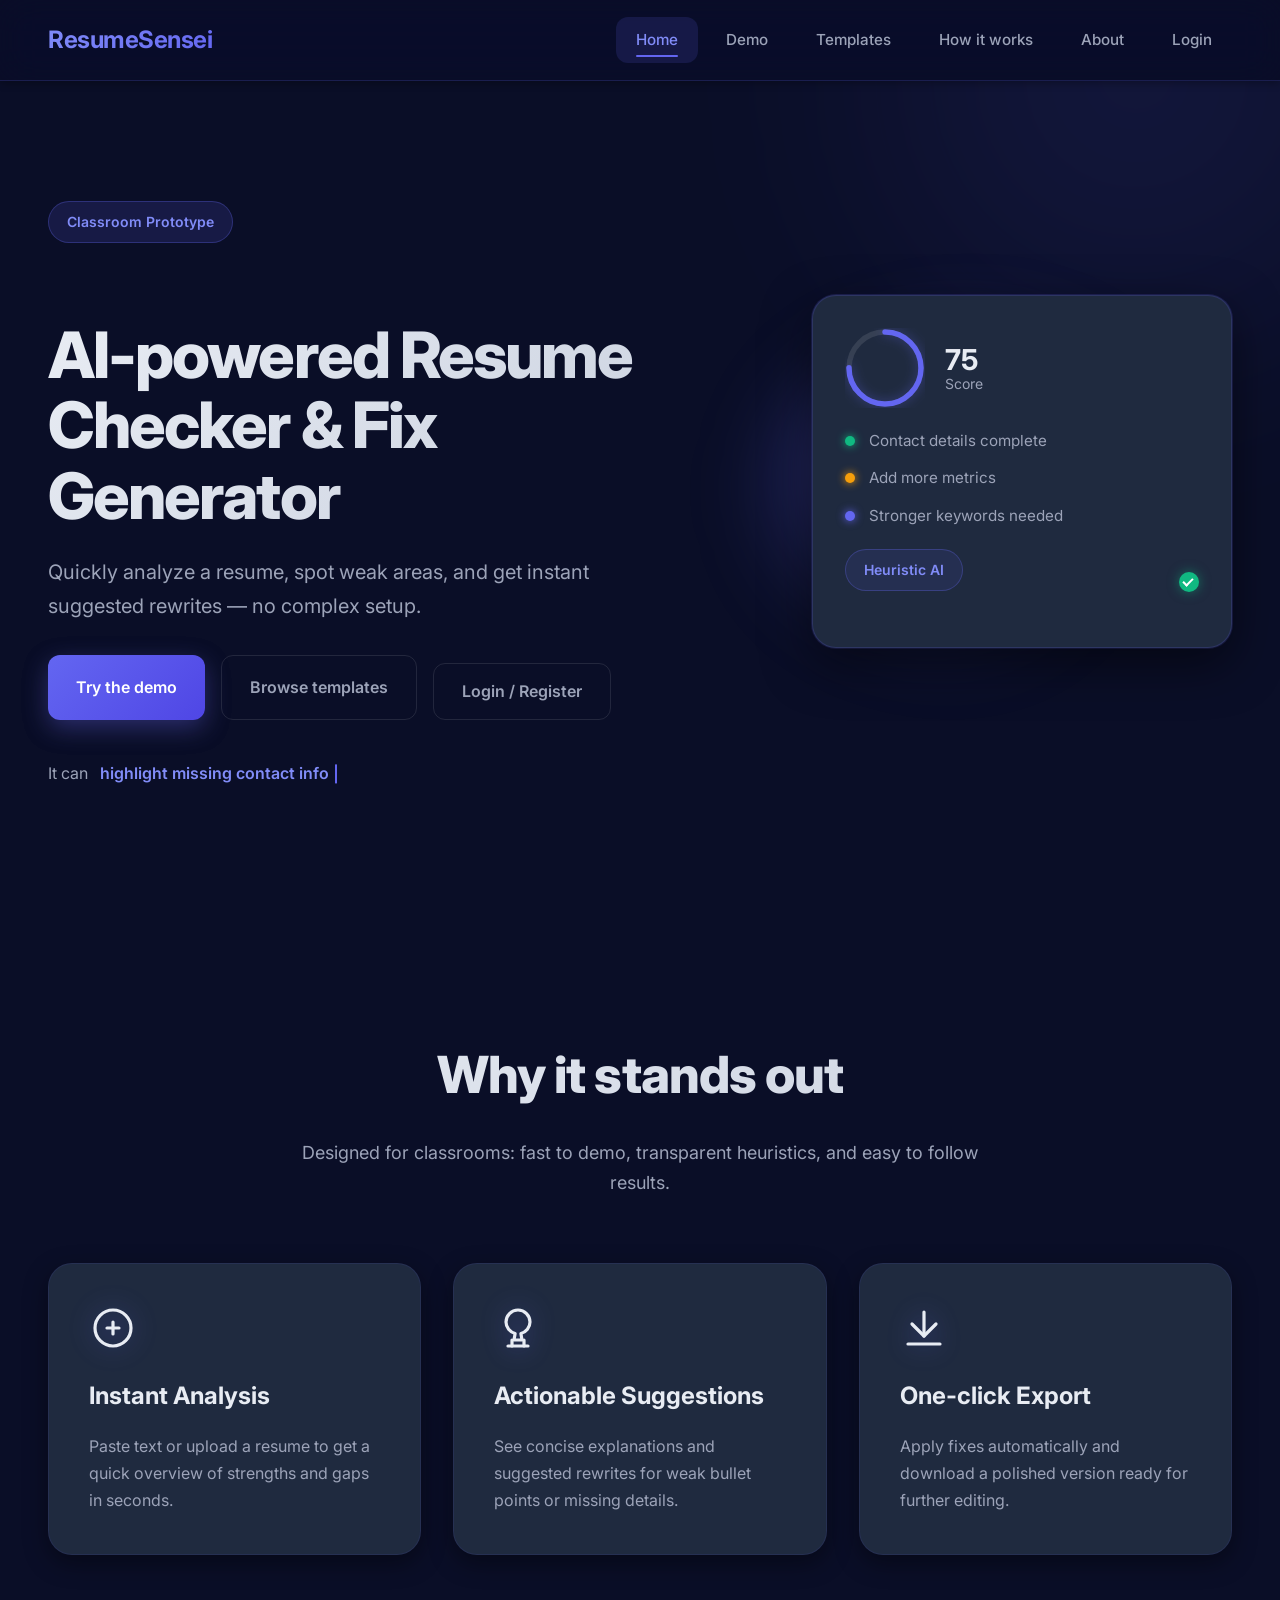
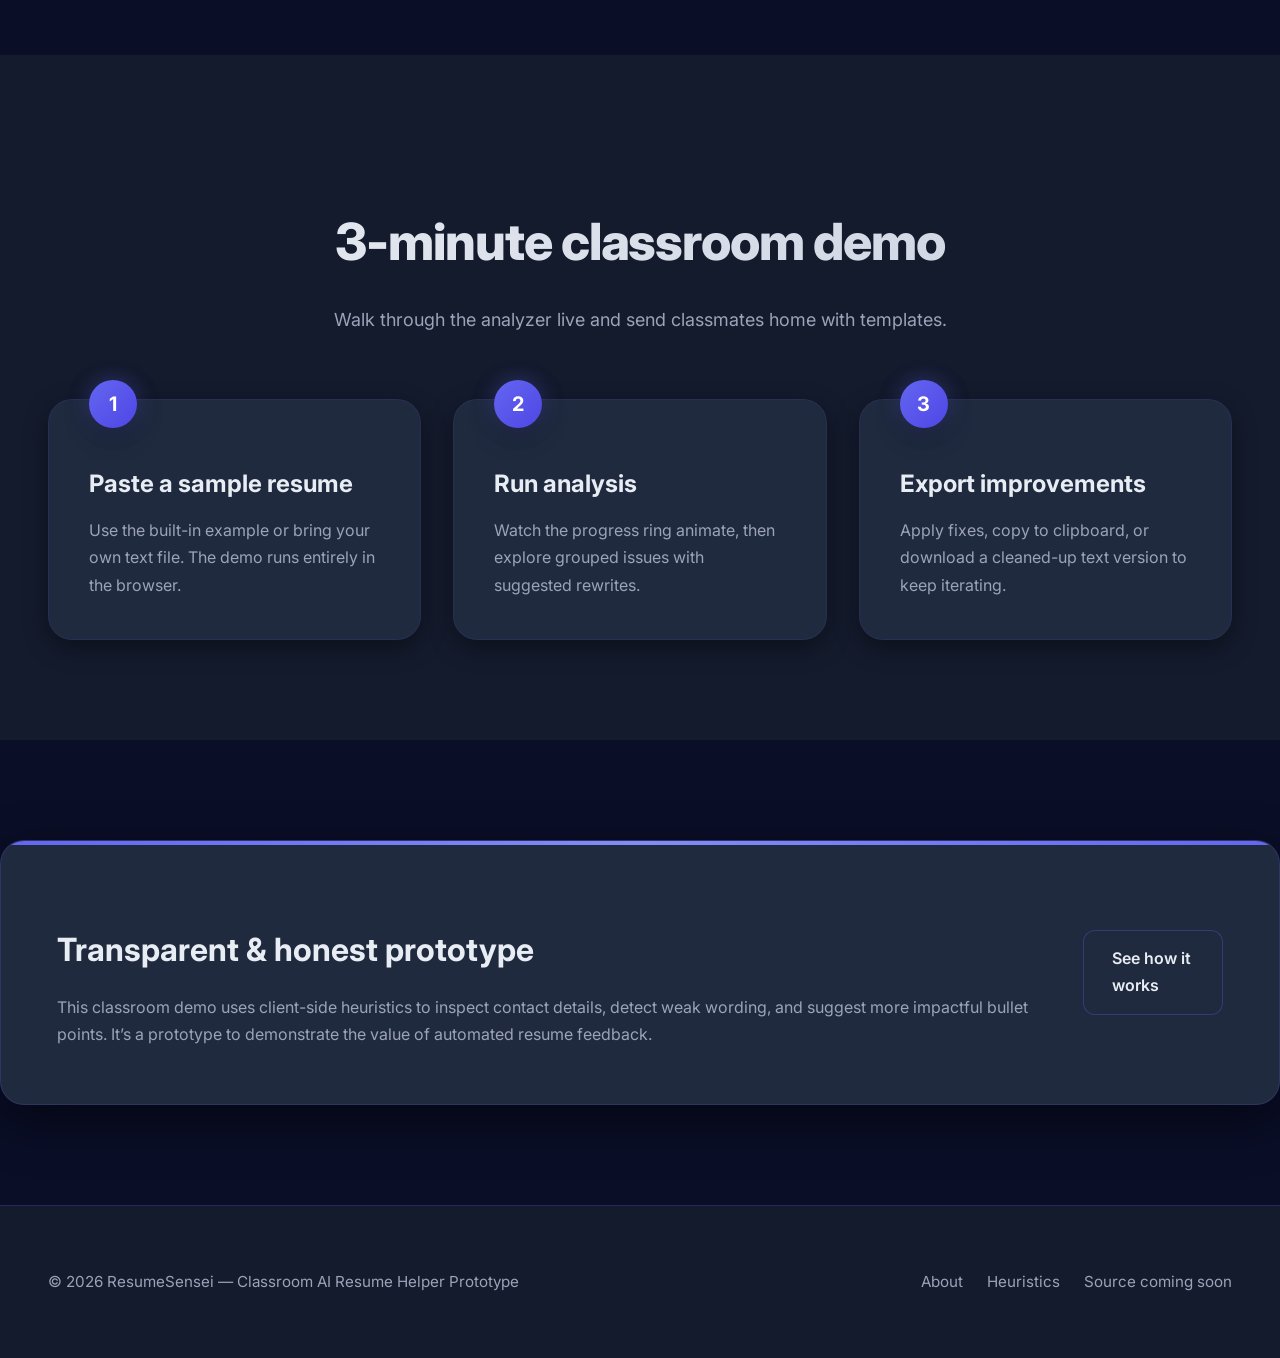
<file: index.html>
<!DOCTYPE html>
<html lang="en">
<head>
  <meta charset="UTF-8">
  <meta name="viewport" content="width=device-width, initial-scale=1.0">
  <title>AI Resume Checker Demo</title>
  <link rel="preconnect" href="https://fonts.googleapis.com">
  <link rel="preconnect" href="https://fonts.gstatic.com" crossorigin>
  <link href="https://fonts.googleapis.com/css2?family=Inter:wght@400;500;600;700&family=Merriweather:wght@700&display=swap" rel="stylesheet">
  <link rel="stylesheet" href="styles/style.css">
</head>
<body data-page="home">
  <header class="site-header">
    <div class="container header-inner">
      <a class="brand" href="index.html">ResumeSensei</a>
      <nav class="site-nav" aria-label="Primary navigation">
        <button class="nav-toggle" aria-expanded="false" aria-controls="site-menu">
          <span class="sr-only">Toggle navigation</span>
          <span class="nav-toggle-line"></span>
          <span class="nav-toggle-line"></span>
          <span class="nav-toggle-line"></span>
        </button>
        <ul id="site-menu" class="nav-list">
          <li><a class="nav-link" href="index.html">Home</a></li>
          <li><a class="nav-link" href="demo.html">Demo</a></li>
          <li><a class="nav-link" href="templates.html">Templates</a></li>
          <li><a class="nav-link" href="how-it-works.html">How it works</a></li>
          <li><a class="nav-link" href="about.html">About</a></li>
        </ul>
      </nav>
    </div>
  </header>

  <main>
    <section class="hero">
      <div class="container hero-grid">
        <div class="hero-copy">
          <span class="pill">Classroom Prototype</span>
          <h1>AI-powered Resume Checker &amp; Fix Generator</h1>
          <p>Quickly analyze a resume, spot weak areas, and get instant suggested rewrites — no complex setup.</p>
          <div class="hero-cta">
            <a class="btn primary" href="demo.html">Try the demo</a>
            <a class="btn ghost" href="templates.html">Browse templates</a>
            <a class="btn ghost" href="login.html" style="margin-top: 8px;">Login / Register</a>
          </div>
          <div class="typewriter">
            <span class="type-label">It can</span>
            <span class="type-loop" data-messages='["highlight missing contact info","flag weak bullet points","suggest stronger action verbs","check keywords for target roles"]'></span>
          </div>
        </div>
        <div class="hero-visual">
          <div class="floating-card">
            <div class="floating-card__score">
              <svg class="mini-ring" viewBox="0 0 120 120" role="img" aria-label="Demo score illustration">
                <circle class="mini-ring__bg" cx="60" cy="60" r="54"></circle>
                <circle class="mini-ring__progress" cx="60" cy="60" r="54" stroke-dasharray="339.292" stroke-dashoffset="84.823"></circle>
              </svg>
              <div class="mini-ring__label">
                <span class="mini-ring__value">75</span>
                <span class="mini-ring__text">Score</span>
              </div>
            </div>
            <ul class="floating-card__checks">
              <li><span class="status-dot success"></span> Contact details complete</li>
              <li><span class="status-dot warning"></span> Add more metrics</li>
              <li><span class="status-dot info"></span> Stronger keywords needed</li>
            </ul>
            <div class="floating-card__footer">
              <span class="pill soft">Heuristic AI</span>
              <span class="checkmark" aria-hidden="true"></span>
            </div>
          </div>
          <div class="hero-orb" aria-hidden="true"></div>
        </div>
      </div>
    </section>

    <section class="features" id="features">
      <div class="container section-header">
        <h2>Why it stands out</h2>
        <p>Designed for classrooms: fast to demo, transparent heuristics, and easy to follow results.</p>
      </div>
      <div class="container feature-grid">
        <article class="feature-card">
          <svg class="feature-icon" aria-hidden="true">
            <use href="assets/icons.svg#analysis"></use>
          </svg>
          <h3>Instant Analysis</h3>
          <p>Paste text or upload a resume to get a quick overview of strengths and gaps in seconds.</p>
        </article>
        <article class="feature-card">
          <svg class="feature-icon" aria-hidden="true">
            <use href="assets/icons.svg#suggest"></use>
          </svg>
          <h3>Actionable Suggestions</h3>
          <p>See concise explanations and suggested rewrites for weak bullet points or missing details.</p>
        </article>
        <article class="feature-card">
          <svg class="feature-icon" aria-hidden="true">
            <use href="assets/icons.svg#export"></use>
          </svg>
          <h3>One-click Export</h3>
          <p>Apply fixes automatically and download a polished version ready for further editing.</p>
        </article>
      </div>
    </section>

    <section class="flow">
      <div class="container section-header">
        <h2>3-minute classroom demo</h2>
        <p>Walk through the analyzer live and send classmates home with templates.</p>
      </div>
      <div class="container flow-steps">
        <div class="flow-step">
          <span class="step-number">1</span>
          <h3>Paste a sample resume</h3>
          <p>Use the built-in example or bring your own text file. The demo runs entirely in the browser.</p>
        </div>
        <div class="flow-step">
          <span class="step-number">2</span>
          <h3>Run analysis</h3>
          <p>Watch the progress ring animate, then explore grouped issues with suggested rewrites.</p>
        </div>
        <div class="flow-step">
          <span class="step-number">3</span>
          <h3>Export improvements</h3>
          <p>Apply fixes, copy to clipboard, or download a cleaned-up text version to keep iterating.</p>
        </div>
      </div>
    </section>

    <section class="honesty">
      <div class="container honesty-card">
        <div>
          <h2>Transparent &amp; honest prototype</h2>
          <p>This classroom demo uses client-side heuristics to inspect contact details, detect weak wording, and suggest more impactful bullet points. It’s a prototype to demonstrate the value of automated resume feedback.</p>
        </div>
        <a class="btn secondary" href="how-it-works.html">See how it works</a>
      </div>
    </section>
  </main>

  <footer class="site-footer">
    <div class="container footer-inner">
      <p>© <span data-year></span> ResumeSensei — Classroom AI Resume Helper Prototype</p>
      <div class="footer-links">
        <a href="about.html">About</a>
        <a href="how-it-works.html">Heuristics</a>
        <a href="https://github.com/" rel="noopener" target="_blank">Source coming soon</a>
      </div>
    </div>
  </footer>

  <script src="scripts/app.js" defer></script>
  <script src="scripts/auth.js" defer></script>
</body>
</html>
</file>
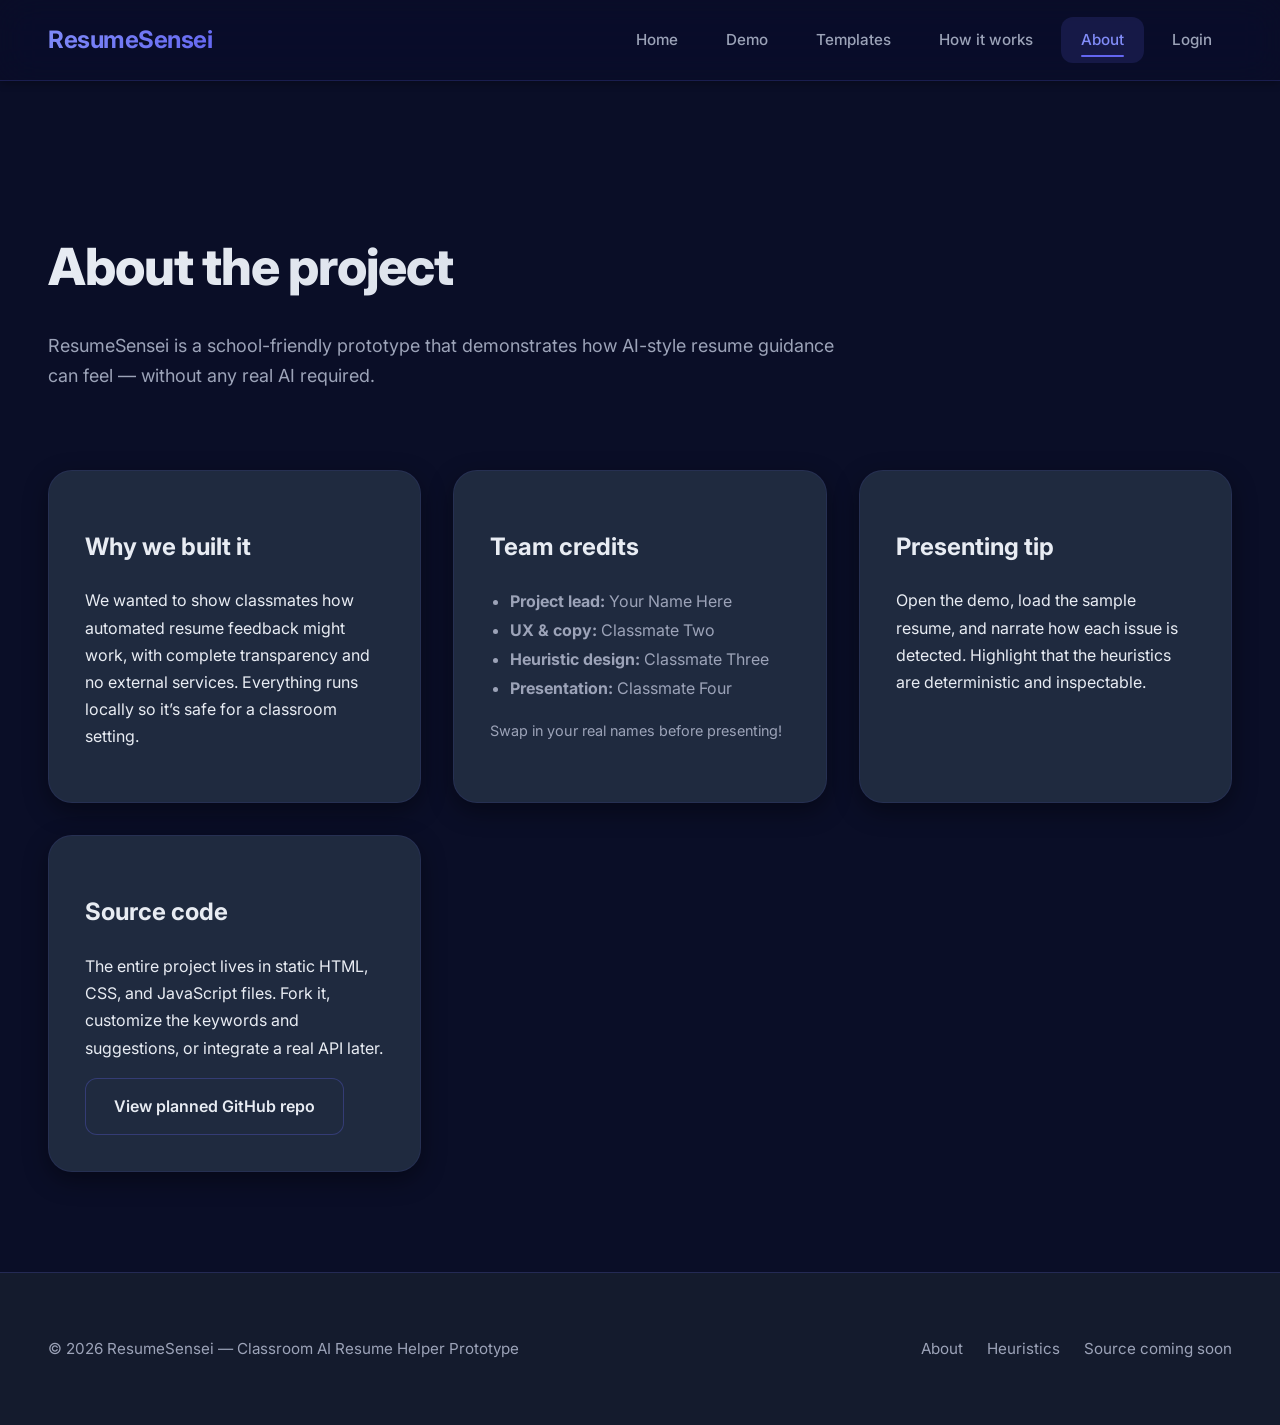
<file: about.html>
<!DOCTYPE html>
<html lang="en">
<head>
  <meta charset="UTF-8">
  <meta name="viewport" content="width=device-width, initial-scale=1.0">
  <title>About | ResumeSensei</title>
  <link rel="preconnect" href="https://fonts.googleapis.com">
  <link rel="preconnect" href="https://fonts.gstatic.com" crossorigin>
  <link href="https://fonts.googleapis.com/css2?family=Inter:wght@400;500;600;700&family=Merriweather:wght@700&display=swap" rel="stylesheet">
  <link rel="stylesheet" href="styles/style.css">
</head>
<body data-page="about">
  <header class="site-header">
    <div class="container header-inner">
      <a class="brand" href="index.html">ResumeSensei</a>
      <nav class="site-nav" aria-label="Primary navigation">
        <button class="nav-toggle" aria-expanded="false" aria-controls="site-menu">
          <span class="sr-only">Toggle navigation</span>
          <span class="nav-toggle-line"></span>
          <span class="nav-toggle-line"></span>
          <span class="nav-toggle-line"></span>
        </button>
        <ul id="site-menu" class="nav-list">
          <li><a class="nav-link" href="index.html">Home</a></li>
          <li><a class="nav-link" href="demo.html">Demo</a></li>
          <li><a class="nav-link" href="templates.html">Templates</a></li>
          <li><a class="nav-link" href="how-it-works.html">How it works</a></li>
          <li><a class="nav-link" href="about.html">About</a></li>
        </ul>
      </nav>
    </div>
  </header>

  <main>
    <section class="page-hero">
      <div class="container">
        <h1>About the project</h1>
        <p class="lead">ResumeSensei is a school-friendly prototype that demonstrates how AI-style resume guidance can feel — without any real AI required.</p>
      </div>
    </section>

    <section class="container about-grid">
      <article class="card about-card">
        <h2>Why we built it</h2>
        <p>We wanted to show classmates how automated resume feedback might work, with complete transparency and no external services. Everything runs locally so it’s safe for a classroom setting.</p>
      </article>
      <article class="card about-card">
        <h2>Team credits</h2>
        <ul class="credit-list">
          <li><strong>Project lead:</strong> Your Name Here</li>
          <li><strong>UX &amp; copy:</strong> Classmate Two</li>
          <li><strong>Heuristic design:</strong> Classmate Three</li>
          <li><strong>Presentation:</strong> Classmate Four</li>
        </ul>
        <p class="helper-text">Swap in your real names before presenting!</p>
      </article>
      <article class="card about-card">
        <h2>Presenting tip</h2>
        <p>Open the demo, load the sample resume, and narrate how each issue is detected. Highlight that the heuristics are deterministic and inspectable.</p>
      </article>
      <article class="card about-card">
        <h2>Source code</h2>
        <p>The entire project lives in static HTML, CSS, and JavaScript files. Fork it, customize the keywords and suggestions, or integrate a real API later.</p>
        <a class="btn secondary" href="https://github.com/" target="_blank" rel="noopener">View planned GitHub repo</a>
      </article>
    </section>
  </main>

  <footer class="site-footer">
    <div class="container footer-inner">
      <p>© <span data-year></span> ResumeSensei — Classroom AI Resume Helper Prototype</p>
      <div class="footer-links">
        <a href="about.html">About</a>
        <a href="how-it-works.html">Heuristics</a>
        <a href="https://github.com/" rel="noopener" target="_blank">Source coming soon</a>
      </div>
    </div>
  </footer>

  <script src="scripts/app.js" defer></script>
  <script src="scripts/auth.js" defer></script>
</body>
</html>
</file>
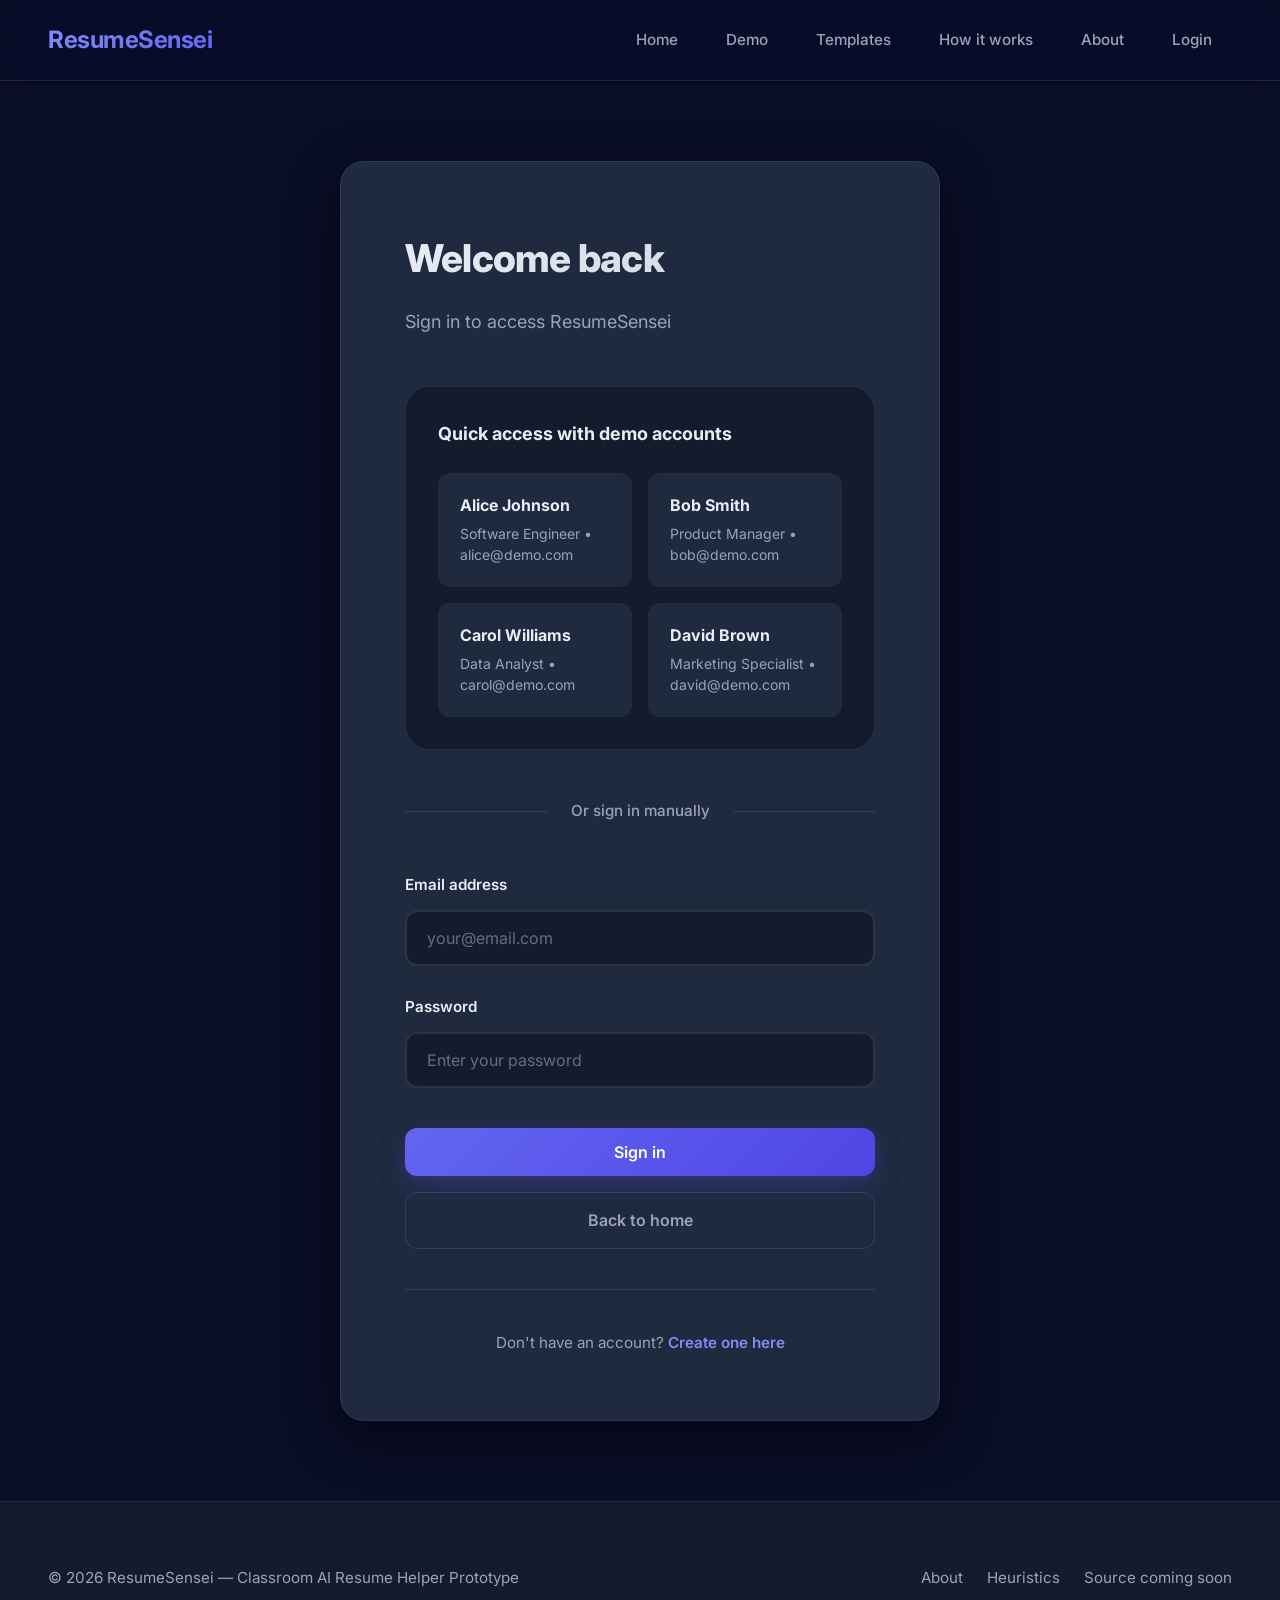
<file: demo.html>
<!DOCTYPE html>
<html lang="en">
<head>
  <meta charset="UTF-8">
  <meta name="viewport" content="width=device-width, initial-scale=1.0">
  <title>Resume Analyzer Demo | ResumeSensei</title>
  <link rel="preconnect" href="https://fonts.googleapis.com">
  <link rel="preconnect" href="https://fonts.gstatic.com" crossorigin>
  <link href="https://fonts.googleapis.com/css2?family=Inter:wght@400;500;600;700&family=Merriweather:wght@700&display=swap" rel="stylesheet">
  <link rel="stylesheet" href="styles/style.css">
</head>
<body data-page="demo">
  <header class="site-header">
    <div class="container header-inner">
      <a class="brand" href="index.html">ResumeSensei</a>
      <nav class="site-nav" aria-label="Primary navigation">
        <button class="nav-toggle" aria-expanded="false" aria-controls="site-menu">
          <span class="sr-only">Toggle navigation</span>
          <span class="nav-toggle-line"></span>
          <span class="nav-toggle-line"></span>
          <span class="nav-toggle-line"></span>
        </button>
        <ul id="site-menu" class="nav-list">
          <li><a class="nav-link" href="index.html">Home</a></li>
          <li><a class="nav-link" href="demo.html">Demo</a></li>
          <li><a class="nav-link" href="templates.html">Templates</a></li>
          <li><a class="nav-link" href="how-it-works.html">How it works</a></li>
          <li><a class="nav-link" href="about.html">About</a></li>
        </ul>
      </nav>
    </div>
  </header>

  <main>
    <section class="page-hero narrow">
      <div class="container">
        <h1>Hands-on Resume Analyzer</h1>
        <p class="lead">Paste resume text or upload a .txt/.md file, pick a target role, and see prioritized feedback with suggested rewrites.</p>
      </div>
    </section>

    <section class="demo-grid container">
      <div class="input-panel card">
        <h2>1. Provide resume text</h2>
        <p class="helper-text">Upload .txt/.md or paste directly below. PDF upload is a mockup (needs a server-side extractor).</p>
        <div class="input-row">
          <label class="file-upload btn ghost">
            <input id="resume-file" type="file" accept=".txt,.md,.text" aria-describedby="file-help">
            <span>Upload file</span>
          </label>
          <button id="load-sample" class="btn secondary" type="button">Load sample</button>
        </div>
        <p id="file-help" class="helper-text small">Files stay in the browser — nothing leaves this page.</p>
        <label class="field-label" for="target-role">Target role focus</label>
        <select id="target-role" class="select">
          <option value="general">General (no focus)</option>
          <option value="software">Software Engineer</option>
          <option value="product">Product Manager</option>
          <option value="data">Data Analyst</option>
          <option value="marketing">Marketing Specialist</option>
        </select>
        <label class="field-label" for="resume-text">Resume text</label>
        <textarea id="resume-text" class="textarea" rows="14" spellcheck="false" aria-describedby="input-status"></textarea>
        <div class="action-row">
          <button id="analyze-btn" class="btn primary" type="button">Analyze resume</button>
          <button id="clear-btn" class="btn ghost" type="button">Clear</button>
        </div>
        <div id="input-status" class="status-pill" aria-live="polite"></div>
      </div>

      <div class="results-panel card">
        <h2>2. Review analysis</h2>
        <div class="score-wrap">
          <svg class="progress-ring" viewBox="0 0 160 160" role="img" aria-labelledby="scoreTitle">
            <title id="scoreTitle">Resume quality score out of 100</title>
            <circle class="progress-ring__bg" cx="80" cy="80" r="70"></circle>
            <circle class="progress-ring__value" cx="80" cy="80" r="70"></circle>
          </svg>
          <div class="score-meta">
            <span class="score-label">Overall score</span>
            <span class="score-value" id="score-value">--</span>
            <span class="score-pill" id="score-pill">Awaiting analysis</span>
          </div>
        </div>
        <div class="analysis-status" role="status" aria-live="assertive" id="analysis-status">
          Paste text and run analysis to see results.
        </div>
        <div class="issue-groups" id="issue-groups">
          <!-- Populated with analysis results -->
        </div>
        <div class="analysis-complete" id="analysis-complete" aria-hidden="true">
          <span class="checkmark"></span>
          <p>Analysis complete — review suggestions below.</p>
        </div>
      </div>

      <div class="fix-panel card">
        <h2>3. Apply fixes &amp; export</h2>
        <p class="helper-text">Suggestions update the fixed version below. Edit manually to fine-tune.</p>
        <div class="fix-actions">
          <button id="auto-fix-btn" class="btn secondary" type="button">Auto-apply suggestions</button>
          <button id="copy-btn" class="btn ghost" type="button">Copy to clipboard</button>
          <button id="download-btn" class="btn primary" type="button">Download fixed resume (.txt)</button>
        </div>
        <label class="field-label" for="fixed-text">Fixed resume preview</label>
        <textarea id="fixed-text" class="textarea small" rows="12" aria-live="polite"></textarea>
        <div class="toast" role="status" aria-live="polite" id="action-toast"></div>
      </div>
    </section>
  </main>

  <footer class="site-footer">
    <div class="container footer-inner">
      <p>© <span data-year></span> ResumeSensei — Classroom AI Resume Helper Prototype</p>
      <div class="footer-links">
        <a href="about.html">About</a>
        <a href="how-it-works.html">Heuristics</a>
        <a href="https://github.com/" rel="noopener" target="_blank">Source coming soon</a>
      </div>
    </div>
  </footer>

  <script src="scripts/app.js" defer></script>
  <script src="scripts/auth.js" defer></script>
</body>
</html>
</file>
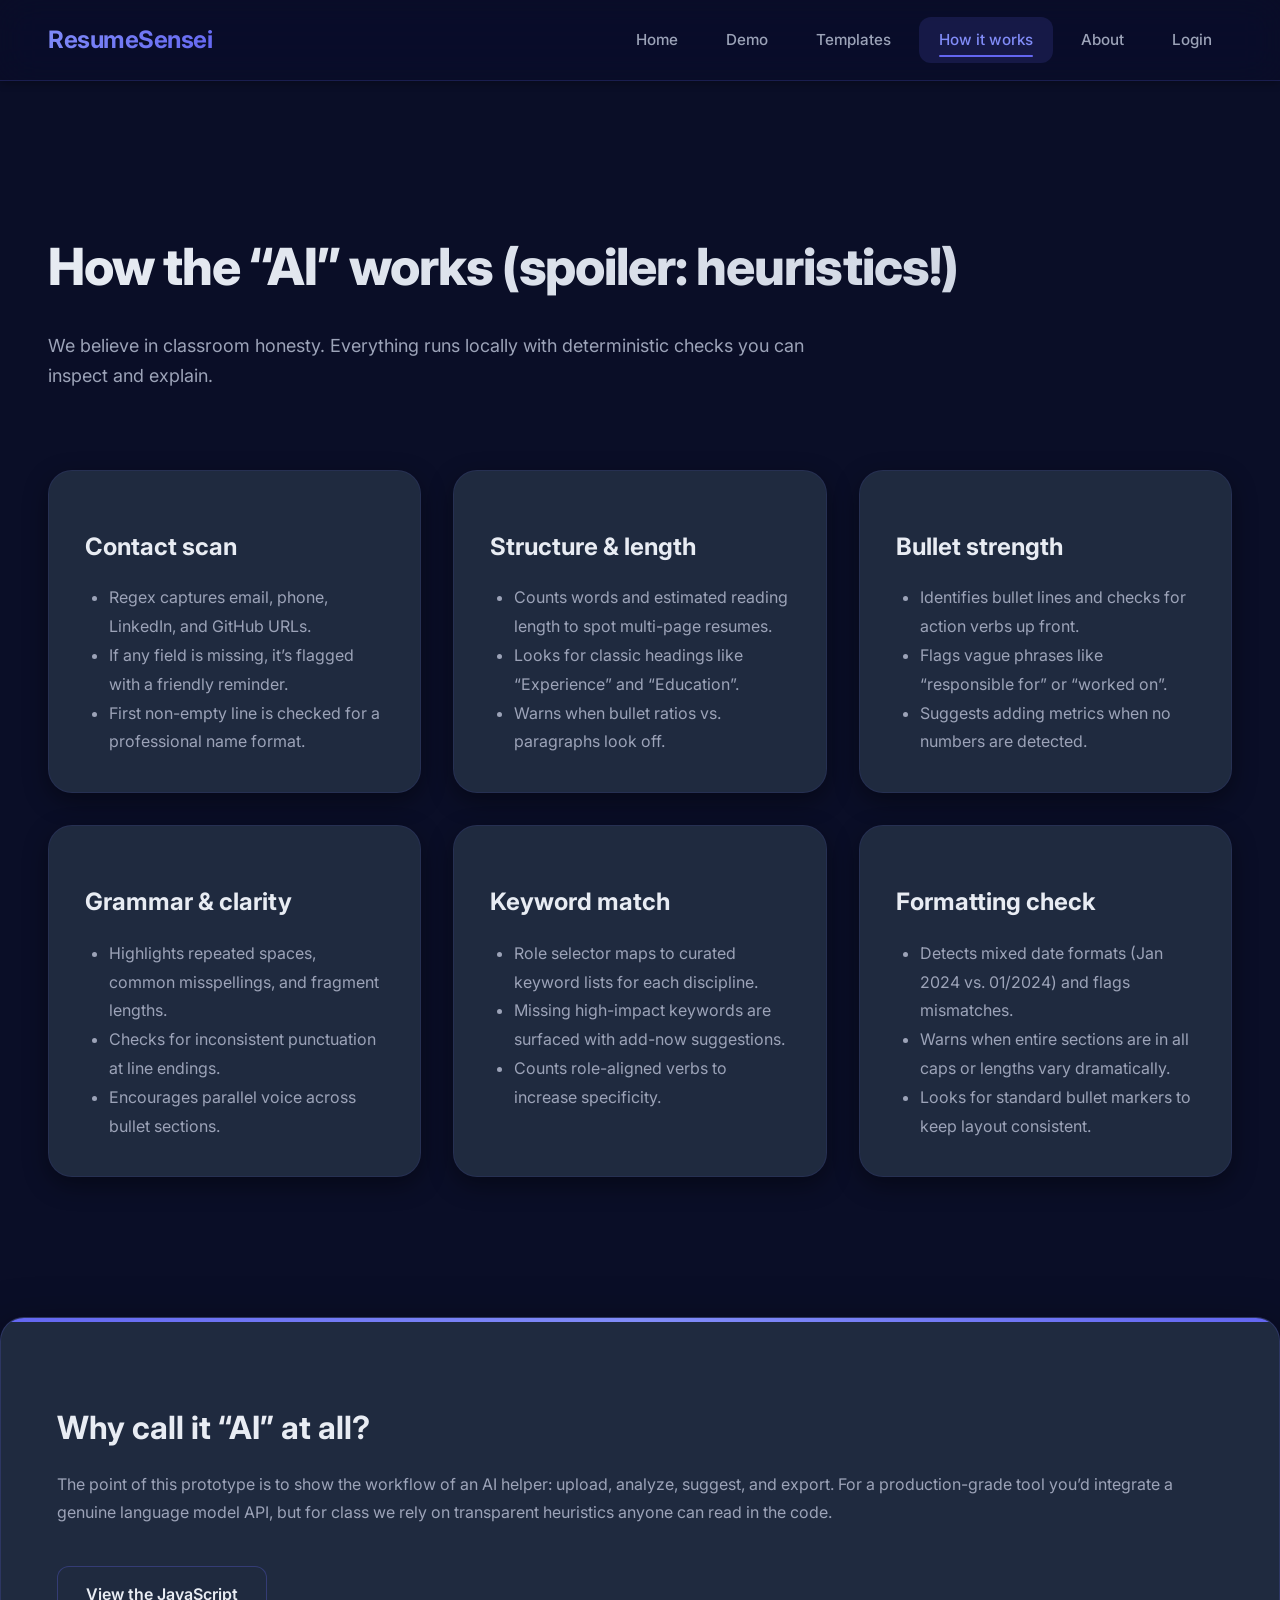
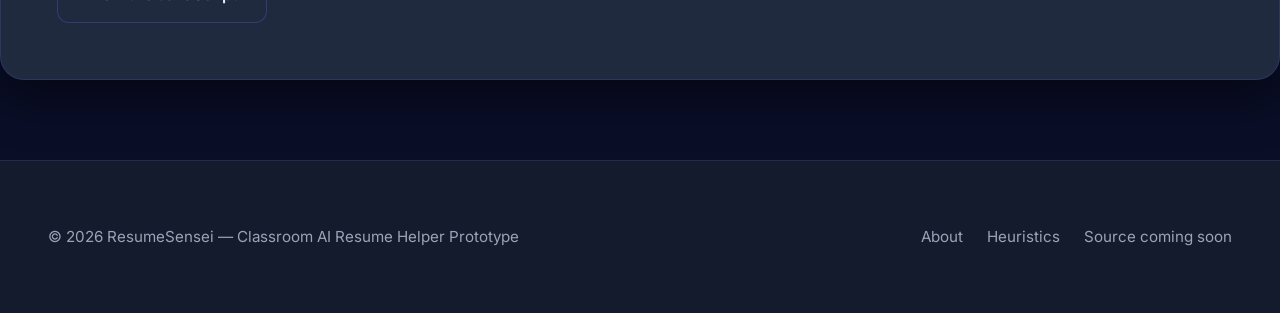
<file: how-it-works.html>
<!DOCTYPE html>
<html lang="en">
<head>
  <meta charset="UTF-8">
  <meta name="viewport" content="width=device-width, initial-scale=1.0">
  <title>How It Works | ResumeSensei</title>
  <link rel="preconnect" href="https://fonts.googleapis.com">
  <link rel="preconnect" href="https://fonts.gstatic.com" crossorigin>
  <link href="https://fonts.googleapis.com/css2?family=Inter:wght@400;500;600;700&family=Merriweather:wght@700&display=swap" rel="stylesheet">
  <link rel="stylesheet" href="styles/style.css">
</head>
<body data-page="how">
  <header class="site-header">
    <div class="container header-inner">
      <a class="brand" href="index.html">ResumeSensei</a>
      <nav class="site-nav" aria-label="Primary navigation">
        <button class="nav-toggle" aria-expanded="false" aria-controls="site-menu">
          <span class="sr-only">Toggle navigation</span>
          <span class="nav-toggle-line"></span>
          <span class="nav-toggle-line"></span>
          <span class="nav-toggle-line"></span>
        </button>
        <ul id="site-menu" class="nav-list">
          <li><a class="nav-link" href="index.html">Home</a></li>
          <li><a class="nav-link" href="demo.html">Demo</a></li>
          <li><a class="nav-link" href="templates.html">Templates</a></li>
          <li><a class="nav-link" href="how-it-works.html">How it works</a></li>
          <li><a class="nav-link" href="about.html">About</a></li>
        </ul>
      </nav>
    </div>
  </header>

  <main>
    <section class="page-hero">
      <div class="container">
        <h1>How the “AI” works (spoiler: heuristics!)</h1>
        <p class="lead">We believe in classroom honesty. Everything runs locally with deterministic checks you can inspect and explain.</p>
      </div>
    </section>

    <section class="container how-grid">
      <article class="card how-card">
        <h2>Contact scan</h2>
        <ul>
          <li>Regex captures email, phone, LinkedIn, and GitHub URLs.</li>
          <li>If any field is missing, it’s flagged with a friendly reminder.</li>
          <li>First non-empty line is checked for a professional name format.</li>
        </ul>
      </article>
      <article class="card how-card">
        <h2>Structure &amp; length</h2>
        <ul>
          <li>Counts words and estimated reading length to spot multi-page resumes.</li>
          <li>Looks for classic headings like “Experience” and “Education”.</li>
          <li>Warns when bullet ratios vs. paragraphs look off.</li>
        </ul>
      </article>
      <article class="card how-card">
        <h2>Bullet strength</h2>
        <ul>
          <li>Identifies bullet lines and checks for action verbs up front.</li>
          <li>Flags vague phrases like “responsible for” or “worked on”.</li>
          <li>Suggests adding metrics when no numbers are detected.</li>
        </ul>
      </article>
      <article class="card how-card">
        <h2>Grammar &amp; clarity</h2>
        <ul>
          <li>Highlights repeated spaces, common misspellings, and fragment lengths.</li>
          <li>Checks for inconsistent punctuation at line endings.</li>
          <li>Encourages parallel voice across bullet sections.</li>
        </ul>
      </article>
      <article class="card how-card">
        <h2>Keyword match</h2>
        <ul>
          <li>Role selector maps to curated keyword lists for each discipline.</li>
          <li>Missing high-impact keywords are surfaced with add-now suggestions.</li>
          <li>Counts role-aligned verbs to increase specificity.</li>
        </ul>
      </article>
      <article class="card how-card">
        <h2>Formatting check</h2>
        <ul>
          <li>Detects mixed date formats (Jan 2024 vs. 01/2024) and flags mismatches.</li>
          <li>Warns when entire sections are in all caps or lengths vary dramatically.</li>
          <li>Looks for standard bullet markers to keep layout consistent.</li>
        </ul>
      </article>
    </section>

    <section class="container honesty-card alt">
      <div>
        <h2>Why call it “AI” at all?</h2>
        <p>The point of this prototype is to show the workflow of an AI helper: upload, analyze, suggest, and export. For a production-grade tool you’d integrate a genuine language model API, but for class we rely on transparent heuristics anyone can read in the code.</p>
      </div>
      <a class="btn secondary" href="scripts/app.js" download>View the JavaScript</a>
    </section>
  </main>

  <footer class="site-footer">
    <div class="container footer-inner">
      <p>© <span data-year></span> ResumeSensei — Classroom AI Resume Helper Prototype</p>
      <div class="footer-links">
        <a href="about.html">About</a>
        <a href="how-it-works.html">Heuristics</a>
        <a href="https://github.com/" rel="noopener" target="_blank">Source coming soon</a>
      </div>
    </div>
  </footer>

  <script src="scripts/app.js" defer></script>
  <script src="scripts/auth.js" defer></script>
</body>
</html>
</file>
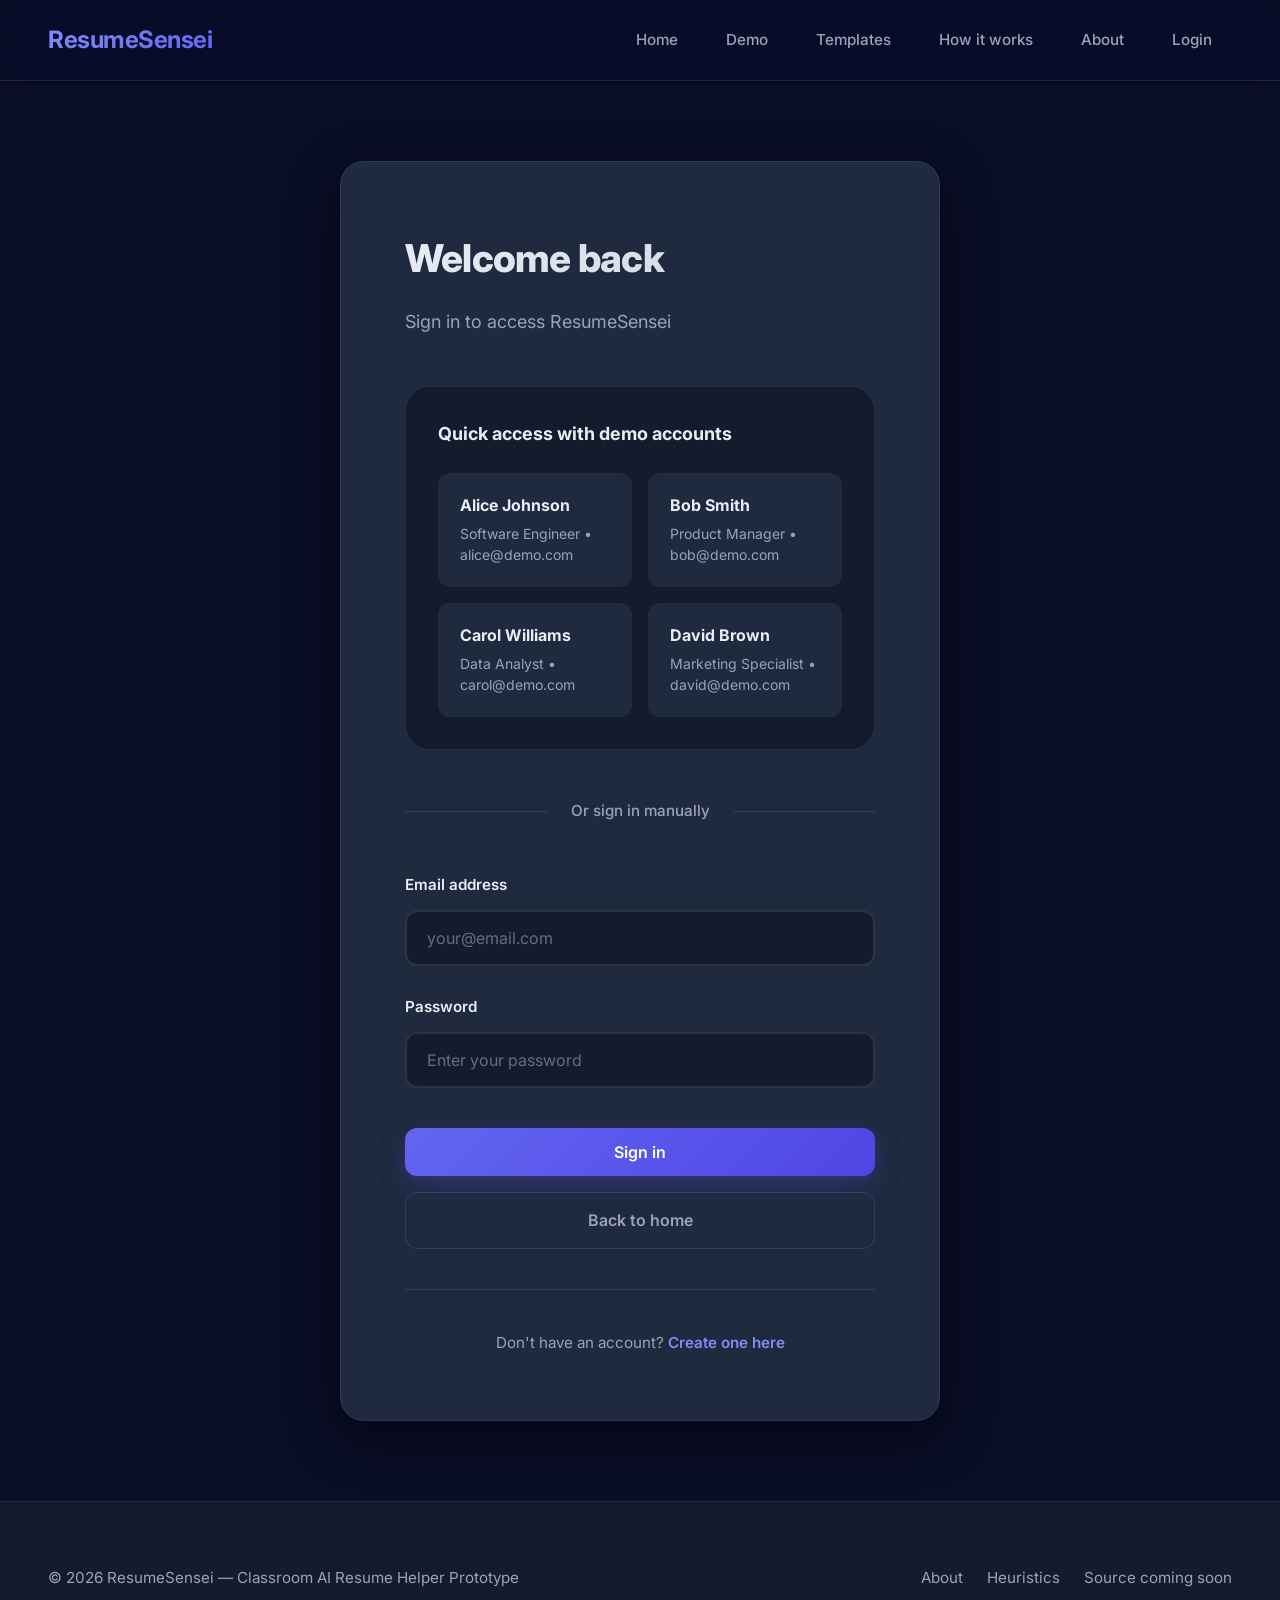
<file: login.html>
<!DOCTYPE html>
<html lang="en">
<head>
  <meta charset="UTF-8">
  <meta name="viewport" content="width=device-width, initial-scale=1.0">
  <title>Login | ResumeSensei</title>
  <link rel="preconnect" href="https://fonts.googleapis.com">
  <link rel="preconnect" href="https://fonts.gstatic.com" crossorigin>
  <link href="https://fonts.googleapis.com/css2?family=Inter:wght@400;500;600;700&family=Merriweather:wght@700&display=swap" rel="stylesheet">
  <link rel="stylesheet" href="styles/style.css">
</head>
<body data-page="login">
  <header class="site-header">
    <div class="container header-inner">
      <a class="brand" href="index.html">ResumeSensei</a>
      <nav class="site-nav" aria-label="Primary navigation">
        <button class="nav-toggle" aria-expanded="false" aria-controls="site-menu">
          <span class="sr-only">Toggle navigation</span>
          <span class="nav-toggle-line"></span>
          <span class="nav-toggle-line"></span>
          <span class="nav-toggle-line"></span>
        </button>
        <ul id="site-menu" class="nav-list">
          <li><a class="nav-link" href="index.html">Home</a></li>
          <li><a class="nav-link" href="demo.html">Demo</a></li>
          <li><a class="nav-link" href="templates.html">Templates</a></li>
          <li><a class="nav-link" href="how-it-works.html">How it works</a></li>
          <li><a class="nav-link" href="about.html">About</a></li>
        </ul>
      </nav>
    </div>
  </header>

  <main>
    <div class="auth-container">
      <div class="auth-card">
        <h1>Welcome back</h1>
        <p class="lead">Sign in to access ResumeSensei</p>
        
        <div class="error-message" id="error-message" role="alert"></div>

        <div class="demo-accounts">
          <h3>Quick access with demo accounts</h3>
          <div class="demo-account-grid">
            <button class="demo-account" data-email="alice@demo.com" data-password="demo123">
              <strong>Alice Johnson</strong>
              <span>Software Engineer • alice@demo.com</span>
            </button>
            <button class="demo-account" data-email="bob@demo.com" data-password="demo123">
              <strong>Bob Smith</strong>
              <span>Product Manager • bob@demo.com</span>
            </button>
            <button class="demo-account" data-email="carol@demo.com" data-password="demo123">
              <strong>Carol Williams</strong>
              <span>Data Analyst • carol@demo.com</span>
            </button>
            <button class="demo-account" data-email="david@demo.com" data-password="demo123">
              <strong>David Brown</strong>
              <span>Marketing Specialist • david@demo.com</span>
            </button>
          </div>
        </div>

        <div class="divider">
          <span>Or sign in manually</span>
        </div>

        <form id="login-form">
          <div class="form-group">
            <label for="email">Email address</label>
            <input type="email" id="email" name="email" required autocomplete="email" placeholder="your@email.com">
          </div>
          <div class="form-group">
            <label for="password">Password</label>
            <input type="password" id="password" name="password" required autocomplete="current-password" placeholder="Enter your password">
          </div>
          <div class="auth-actions">
            <button type="submit" class="btn primary">Sign in</button>
            <a href="index.html" class="btn ghost">Back to home</a>
          </div>
        </form>

        <div class="auth-footer">
          Don't have an account? <a href="register.html">Create one here</a>
        </div>
      </div>
    </div>
  </main>

  <footer class="site-footer">
    <div class="container footer-inner">
      <p>© <span data-year></span> ResumeSensei — Classroom AI Resume Helper Prototype</p>
      <div class="footer-links">
        <a href="about.html">About</a>
        <a href="how-it-works.html">Heuristics</a>
        <a href="https://github.com/" rel="noopener" target="_blank">Source coming soon</a>
      </div>
    </div>
  </footer>

  <script src="scripts/app.js" defer></script>
  <script src="scripts/auth.js" defer></script>
</body>
</html>
</file>
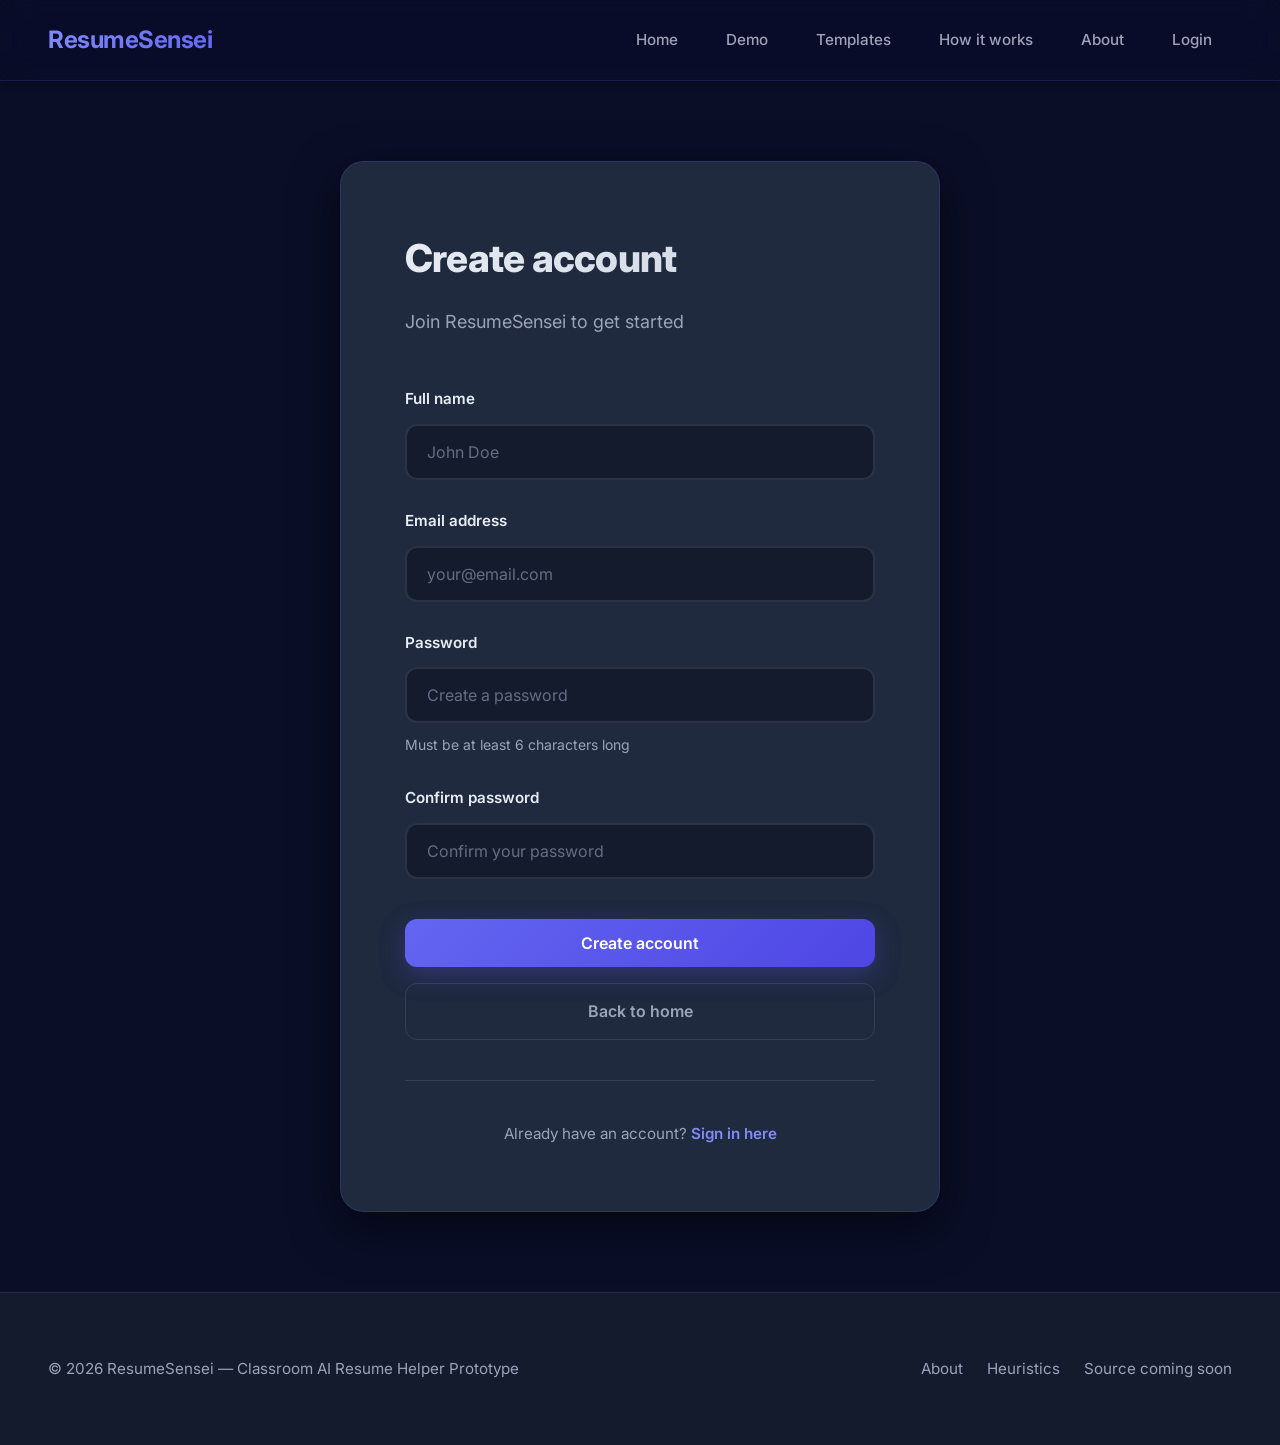
<file: register.html>
<!DOCTYPE html>
<html lang="en">
<head>
  <meta charset="UTF-8">
  <meta name="viewport" content="width=device-width, initial-scale=1.0">
  <title>Register | ResumeSensei</title>
  <link rel="preconnect" href="https://fonts.googleapis.com">
  <link rel="preconnect" href="https://fonts.gstatic.com" crossorigin>
  <link href="https://fonts.googleapis.com/css2?family=Inter:wght@400;500;600;700&family=Merriweather:wght@700&display=swap" rel="stylesheet">
  <link rel="stylesheet" href="styles/style.css">
</head>
<body data-page="register">
  <header class="site-header">
    <div class="container header-inner">
      <a class="brand" href="index.html">ResumeSensei</a>
      <nav class="site-nav" aria-label="Primary navigation">
        <button class="nav-toggle" aria-expanded="false" aria-controls="site-menu">
          <span class="sr-only">Toggle navigation</span>
          <span class="nav-toggle-line"></span>
          <span class="nav-toggle-line"></span>
          <span class="nav-toggle-line"></span>
        </button>
        <ul id="site-menu" class="nav-list">
          <li><a class="nav-link" href="index.html">Home</a></li>
          <li><a class="nav-link" href="demo.html">Demo</a></li>
          <li><a class="nav-link" href="templates.html">Templates</a></li>
          <li><a class="nav-link" href="how-it-works.html">How it works</a></li>
          <li><a class="nav-link" href="about.html">About</a></li>
        </ul>
      </nav>
    </div>
  </header>

  <main>
    <div class="auth-container">
      <div class="auth-card">
        <h1>Create account</h1>
        <p class="lead">Join ResumeSensei to get started</p>
        
        <div class="error-message" id="error-message" role="alert"></div>
        <div class="success-message" id="success-message" role="alert"></div>

        <form id="register-form">
          <div class="form-group">
            <label for="name">Full name</label>
            <input type="text" id="name" name="name" required autocomplete="name" placeholder="John Doe">
          </div>
          <div class="form-group">
            <label for="email">Email address</label>
            <input type="email" id="email" name="email" required autocomplete="email" placeholder="your@email.com">
          </div>
          <div class="form-group">
            <label for="password">Password</label>
            <input type="password" id="password" name="password" required autocomplete="new-password" placeholder="Create a password" minlength="6">
            <small>Must be at least 6 characters long</small>
          </div>
          <div class="form-group">
            <label for="confirm-password">Confirm password</label>
            <input type="password" id="confirm-password" name="confirm-password" required autocomplete="new-password" placeholder="Confirm your password">
          </div>
          <div class="auth-actions">
            <button type="submit" class="btn primary">Create account</button>
            <a href="index.html" class="btn ghost">Back to home</a>
          </div>
        </form>

        <div class="auth-footer">
          Already have an account? <a href="login.html">Sign in here</a>
        </div>
      </div>
    </div>
  </main>

  <footer class="site-footer">
    <div class="container footer-inner">
      <p>© <span data-year></span> ResumeSensei — Classroom AI Resume Helper Prototype</p>
      <div class="footer-links">
        <a href="about.html">About</a>
        <a href="how-it-works.html">Heuristics</a>
        <a href="https://github.com/" rel="noopener" target="_blank">Source coming soon</a>
      </div>
    </div>
  </footer>

  <script src="scripts/app.js" defer></script>
  <script src="scripts/auth.js" defer></script>
</body>
</html>
</file>
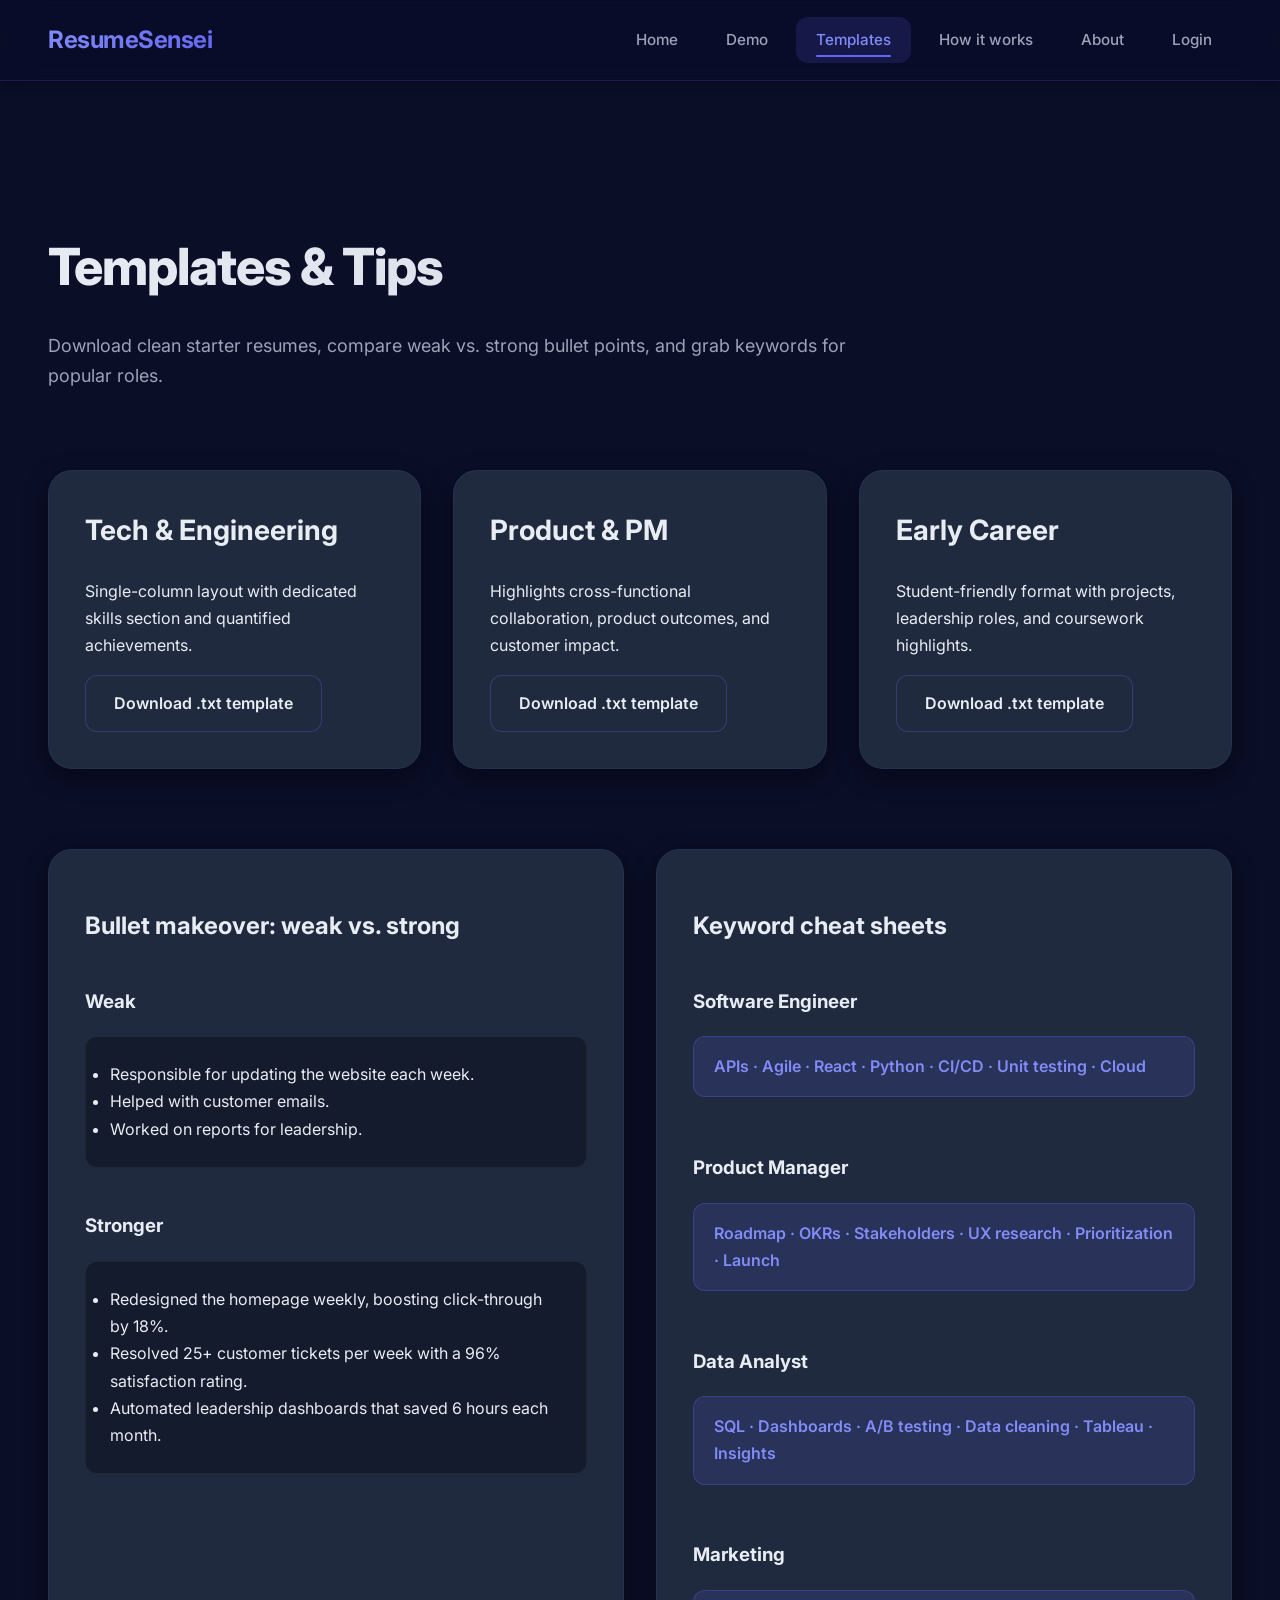
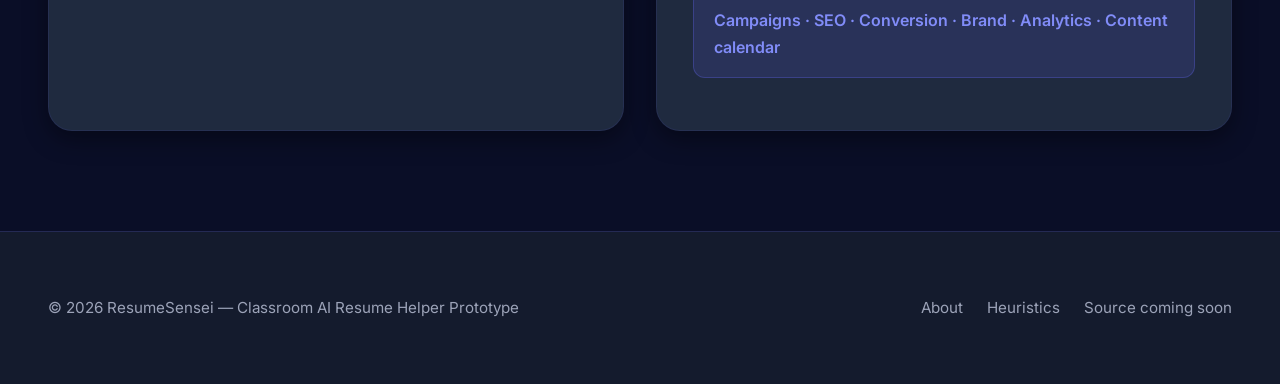
<file: templates.html>
<!DOCTYPE html>
<html lang="en">
<head>
  <meta charset="UTF-8">
  <meta name="viewport" content="width=device-width, initial-scale=1.0">
  <title>Resume Templates &amp; Tips | ResumeSensei</title>
  <link rel="preconnect" href="https://fonts.googleapis.com">
  <link rel="preconnect" href="https://fonts.gstatic.com" crossorigin>
  <link href="https://fonts.googleapis.com/css2?family=Inter:wght@400;500;600;700&family=Merriweather:wght@700&display=swap" rel="stylesheet">
  <link rel="stylesheet" href="styles/style.css">
</head>
<body data-page="templates">
  <header class="site-header">
    <div class="container header-inner">
      <a class="brand" href="index.html">ResumeSensei</a>
      <nav class="site-nav" aria-label="Primary navigation">
        <button class="nav-toggle" aria-expanded="false" aria-controls="site-menu">
          <span class="sr-only">Toggle navigation</span>
          <span class="nav-toggle-line"></span>
          <span class="nav-toggle-line"></span>
          <span class="nav-toggle-line"></span>
        </button>
        <ul id="site-menu" class="nav-list">
          <li><a class="nav-link" href="index.html">Home</a></li>
          <li><a class="nav-link" href="demo.html">Demo</a></li>
          <li><a class="nav-link" href="templates.html">Templates</a></li>
          <li><a class="nav-link" href="how-it-works.html">How it works</a></li>
          <li><a class="nav-link" href="about.html">About</a></li>
        </ul>
      </nav>
    </div>
  </header>

  <main>
    <section class="page-hero">
      <div class="container">
        <h1>Templates &amp; Tips</h1>
        <p class="lead">Download clean starter resumes, compare weak vs. strong bullet points, and grab keywords for popular roles.</p>
      </div>
    </section>

    <section class="container template-grid">
      <article class="template-card card">
        <h2>Tech &amp; Engineering</h2>
        <p>Single-column layout with dedicated skills section and quantified achievements.</p>
        <a class="btn secondary" href="assets/template-tech.txt" download>Download .txt template</a>
      </article>
      <article class="template-card card">
        <h2>Product &amp; PM</h2>
        <p>Highlights cross-functional collaboration, product outcomes, and customer impact.</p>
        <a class="btn secondary" href="assets/template-product.txt" download>Download .txt template</a>
      </article>
      <article class="template-card card">
        <h2>Early Career</h2>
        <p>Student-friendly format with projects, leadership roles, and coursework highlights.</p>
        <a class="btn secondary" href="assets/template-student.txt" download>Download .txt template</a>
      </article>
    </section>

    <section class="container tips-section">
      <div class="tips-card card">
        <h2>Bullet makeover: weak vs. strong</h2>
        <div class="bullet-comparison">
          <div>
            <h3>Weak</h3>
            <ul>
              <li>Responsible for updating the website each week.</li>
              <li>Helped with customer emails.</li>
              <li>Worked on reports for leadership.</li>
            </ul>
          </div>
          <div>
            <h3>Stronger</h3>
            <ul>
              <li>Redesigned the homepage weekly, boosting click-through by 18%.</li>
              <li>Resolved 25+ customer tickets per week with a 96% satisfaction rating.</li>
              <li>Automated leadership dashboards that saved 6 hours each month.</li>
            </ul>
          </div>
        </div>
      </div>

      <div class="tips-card card">
        <h2>Keyword cheat sheets</h2>
        <div class="keyword-grid">
          <div>
            <h3>Software Engineer</h3>
            <p class="keyword-list">APIs · Agile · React · Python · CI/CD · Unit testing · Cloud</p>
          </div>
          <div>
            <h3>Product Manager</h3>
            <p class="keyword-list">Roadmap · OKRs · Stakeholders · UX research · Prioritization · Launch</p>
          </div>
          <div>
            <h3>Data Analyst</h3>
            <p class="keyword-list">SQL · Dashboards · A/B testing · Data cleaning · Tableau · Insights</p>
          </div>
          <div>
            <h3>Marketing</h3>
            <p class="keyword-list">Campaigns · SEO · Conversion · Brand · Analytics · Content calendar</p>
          </div>
        </div>
      </div>
    </section>
  </main>

  <footer class="site-footer">
    <div class="container footer-inner">
      <p>© <span data-year></span> ResumeSensei — Classroom AI Resume Helper Prototype</p>
      <div class="footer-links">
        <a href="about.html">About</a>
        <a href="how-it-works.html">Heuristics</a>
        <a href="https://github.com/" rel="noopener" target="_blank">Source coming soon</a>
      </div>
    </div>
  </footer>

  <script src="scripts/app.js" defer></script>
  <script src="scripts/auth.js" defer></script>
</body>
</html>
</file>
<file: styles/style.css>
/* ============================================
   MODERN LANDSCAPE-ORIENTED DESIGN SYSTEM
   ============================================ */

:root {
  /* Modern Color Palette - Vibrant & Professional */
  --bg: #0a0e27;
  --bg-soft: #141b2d;
  --bg-muted: #1a2332;
  --bg-elevated: #1f2a3f;
  --text: #e8ecf3;
  --text-muted: #9ca3b8;
  --text-light: #cbd2e0;
  
  /* Accent Colors - Modern Gradient System */
  --accent: #6366f1;
  --accent-light: #818cf8;
  --accent-dark: #4f46e5;
  --accent-glow: rgba(99, 102, 241, 0.4);
  --accent-soft: rgba(99, 102, 241, 0.15);
  
  /* Status Colors */
  --success: #10b981;
  --warning: #f59e0b;
  --danger: #ef4444;
  --info: #3b82f6;
  
  /* Shadows & Effects */
  --shadow-sm: 0 2px 8px rgba(0, 0, 0, 0.3);
  --shadow-md: 0 8px 24px rgba(0, 0, 0, 0.4);
  --shadow-lg: 0 16px 48px rgba(0, 0, 0, 0.5);
  --shadow-glow: 0 0 32px var(--accent-glow);
  --shadow-soft: 0 12px 32px rgba(0, 0, 0, 0.35);
  
  /* Spacing & Layout */
  --radius: 16px;
  --radius-sm: 12px;
  --radius-lg: 24px;
  --transition: all 0.3s cubic-bezier(0.4, 0, 0.2, 1);
  --transition-fast: all 0.15s ease;
  
  /* Typography */
  --font-display: 'Inter', -apple-system, BlinkMacSystemFont, 'Segoe UI', sans-serif;
  --font-body: 'Inter', -apple-system, BlinkMacSystemFont, 'Segoe UI', sans-serif;
}

*,
*::before,
*::after {
  box-sizing: border-box;
}

html {
  scroll-behavior: smooth;
}

body {
  margin: 0;
  font-family: var(--font-body);
  color: var(--text);
  background: var(--bg);
  line-height: 1.7;
  -webkit-font-smoothing: antialiased;
  -moz-osx-font-smoothing: grayscale;
}

img,
svg {
  display: block;
}

a {
  color: inherit;
  text-decoration: none;
}

a:hover,
button:hover {
  cursor: pointer;
}

/* ============================================
   LAYOUT & CONTAINERS
   ============================================ */

.container {
  max-width: 1600px;
  margin: 0 auto;
  padding: 0 48px;
}

/* ============================================
   HEADER & NAVIGATION
   ============================================ */

.site-header {
  position: sticky;
  top: 0;
  z-index: 100;
  background: rgba(10, 14, 39, 0.85);
  backdrop-filter: blur(20px) saturate(180%);
  border-bottom: 1px solid rgba(99, 102, 241, 0.2);
  box-shadow: var(--shadow-sm);
}

.header-inner {
  display: flex;
  align-items: center;
  justify-content: space-between;
  min-height: 80px;
}

.brand {
  font-family: var(--font-display);
  font-weight: 700;
  font-size: 1.5rem;
  background: linear-gradient(135deg, var(--accent-light), var(--accent));
  -webkit-background-clip: text;
  -webkit-text-fill-color: transparent;
  background-clip: text;
  letter-spacing: -0.02em;
}

.site-nav {
  position: relative;
}

.nav-toggle {
  display: none;
  background: none;
  border: none;
  padding: 8px;
  color: var(--text);
}

.nav-toggle-line {
  width: 24px;
  height: 2px;
  margin: 5px 0;
  background: var(--text);
  display: block;
  transition: var(--transition);
  border-radius: 2px;
}

.nav-list {
  display: flex;
  gap: 8px;
  list-style: none;
  margin: 0;
  padding: 0;
}

.nav-link {
  display: inline-block;
  padding: 10px 20px;
  border-radius: var(--radius-sm);
  color: var(--text-muted);
  transition: var(--transition);
  font-weight: 500;
  font-size: 0.95rem;
  position: relative;
}

.nav-link::before {
  content: '';
  position: absolute;
  bottom: 6px;
  left: 20px;
  right: 20px;
  height: 2px;
  background: var(--accent);
  transform: scaleX(0);
  transition: var(--transition);
  border-radius: 2px;
}

.nav-link:hover,
.nav-link:focus-visible {
  color: var(--text);
  background: var(--accent-soft);
}

.nav-link:hover::before,
.nav-link[aria-current="page"]::before {
  transform: scaleX(1);
}

.nav-link[aria-current="page"] {
  color: var(--accent-light);
  background: var(--accent-soft);
}

/* ============================================
   HERO SECTION
   ============================================ */

.hero {
  padding: 120px 0 100px;
  position: relative;
  overflow: hidden;
}

.hero::before {
  content: '';
  position: absolute;
  top: -50%;
  right: -20%;
  width: 800px;
  height: 800px;
  background: radial-gradient(circle, var(--accent-glow), transparent 70%);
  filter: blur(80px);
  opacity: 0.3;
  z-index: 0;
}

.hero-grid {
  display: grid;
  gap: 80px;
  grid-template-columns: 1.2fr 1fr;
  align-items: center;
  position: relative;
  z-index: 1;
}

.hero-copy h1 {
  font-family: var(--font-display);
  font-size: clamp(3rem, 5vw, 4.5rem);
  margin-bottom: 24px;
  line-height: 1.1;
  font-weight: 800;
  letter-spacing: -0.03em;
  background: linear-gradient(135deg, var(--text), var(--text-light));
  -webkit-background-clip: text;
  -webkit-text-fill-color: transparent;
  background-clip: text;
}

.hero-copy p {
  font-size: 1.25rem;
  color: var(--text-muted);
  margin-bottom: 32px;
  line-height: 1.7;
  max-width: 600px;
}

.pill {
  display: inline-flex;
  align-items: center;
  gap: 8px;
  padding: 8px 18px;
  border-radius: 999px;
  background: var(--accent-soft);
  color: var(--accent-light);
  font-weight: 600;
  font-size: 0.875rem;
  border: 1px solid rgba(99, 102, 241, 0.3);
  margin-bottom: 24px;
}

.pill.soft {
  background: rgba(99, 102, 241, 0.1);
  color: var(--accent-light);
}

/* ============================================
   BUTTONS
   ============================================ */

.btn {
  display: inline-flex;
  align-items: center;
  justify-content: center;
  gap: 10px;
  padding: 14px 28px;
  border-radius: var(--radius-sm);
  border: none;
  font-weight: 600;
  transition: var(--transition);
  text-decoration: none;
  font-size: 1rem;
  font-family: inherit;
  cursor: pointer;
  position: relative;
  overflow: hidden;
}

.btn::before {
  content: '';
  position: absolute;
  inset: 0;
  background: linear-gradient(135deg, transparent, rgba(255, 255, 255, 0.1), transparent);
  transform: translateX(-100%);
  transition: transform 0.6s;
}

.btn:hover::before {
  transform: translateX(100%);
}

.btn.primary {
  background: linear-gradient(135deg, var(--accent), var(--accent-dark));
  color: #fff;
  box-shadow: 0 8px 24px rgba(99, 102, 241, 0.4), var(--shadow-md);
}

.btn.primary:hover,
.btn.primary:focus-visible {
  transform: translateY(-2px);
  box-shadow: 0 12px 32px rgba(99, 102, 241, 0.5), var(--shadow-lg);
}

.btn.secondary {
  background: var(--bg-elevated);
  color: var(--text);
  border: 1px solid rgba(99, 102, 241, 0.3);
}

.btn.secondary:hover,
.btn.secondary:focus-visible {
  background: var(--accent-soft);
  border-color: var(--accent);
  transform: translateY(-2px);
}

.btn.ghost {
  background: transparent;
  border: 1px solid rgba(255, 255, 255, 0.1);
  color: var(--text-muted);
}

.btn.ghost:hover,
.btn.ghost:focus-visible {
  border-color: var(--accent);
  color: var(--text);
  background: var(--accent-soft);
  transform: translateY(-2px);
}

.hero-cta {
  display: flex;
  gap: 16px;
  flex-wrap: wrap;
  margin-bottom: 40px;
}

/* ============================================
   TYPWRITER EFFECT
   ============================================ */

.typewriter {
  display: flex;
  align-items: baseline;
  gap: 12px;
  color: var(--text-muted);
  font-size: 1rem;
  min-height: 28px;
}

.type-loop {
  font-weight: 600;
  color: var(--accent-light);
  position: relative;
}

.type-loop::after {
  content: '';
  position: absolute;
  width: 2px;
  height: 1.2em;
  background: var(--accent);
  right: -8px;
  top: 50%;
  transform: translateY(-50%);
  animation: blink 0.8s steps(1) infinite;
}

@keyframes blink {
  0%, 49% { opacity: 1; }
  50%, 100% { opacity: 0; }
}

/* ============================================
   HERO VISUAL
   ============================================ */

.hero-visual {
  position: relative;
  min-height: 400px;
}

.floating-card {
  position: relative;
  margin-left: auto;
  padding: 32px;
  width: min(420px, 100%);
  background: var(--bg-elevated);
  border-radius: var(--radius-lg);
  box-shadow: var(--shadow-lg), 0 0 0 1px rgba(99, 102, 241, 0.2);
  display: flex;
  flex-direction: column;
  gap: 20px;
  animation: float 6s ease-in-out infinite;
  border: 1px solid rgba(99, 102, 241, 0.2);
}

@keyframes float {
  0%, 100% { transform: translateY(0px) rotate(0deg); }
  50% { transform: translateY(-12px) rotate(1deg); }
}

.floating-card__score {
  display: flex;
  align-items: center;
  gap: 20px;
}

.mini-ring {
  width: 80px;
  height: 80px;
}

.mini-ring__bg {
  fill: none;
  stroke: rgba(255, 255, 255, 0.1);
  stroke-width: 8;
}

.mini-ring__progress {
  fill: none;
  stroke: var(--accent);
  stroke-width: 8;
  stroke-linecap: round;
  transform: rotate(-90deg);
  transform-origin: 50% 50%;
  filter: drop-shadow(0 0 8px var(--accent-glow));
}

.mini-ring__label {
  display: flex;
  flex-direction: column;
  line-height: 1.1;
}

.mini-ring__value {
  font-size: 1.8rem;
  font-weight: 700;
  color: var(--text);
}

.mini-ring__text {
  color: var(--text-muted);
  font-size: 0.875rem;
}

.floating-card__checks {
  list-style: none;
  margin: 0;
  padding: 0;
  display: grid;
  gap: 12px;
  color: var(--text-muted);
  font-size: 0.95rem;
}

.status-dot {
  width: 10px;
  height: 10px;
  border-radius: 50%;
  display: inline-block;
  margin-right: 10px;
  box-shadow: 0 0 8px currentColor;
}

.status-dot.success { background: var(--success); color: var(--success); }
.status-dot.warning { background: var(--warning); color: var(--warning); }
.status-dot.info { background: var(--accent); color: var(--accent); }

.floating-card__footer {
  display: flex;
  justify-content: space-between;
  align-items: center;
}

.checkmark {
  width: 20px;
  height: 20px;
  border-radius: 50%;
  background: var(--success);
  position: relative;
  box-shadow: 0 0 12px rgba(16, 185, 129, 0.5);
}

.checkmark::after {
  content: '';
  position: absolute;
  left: 6px;
  top: 4px;
  width: 6px;
  height: 10px;
  border: solid #fff;
  border-width: 0 2px 2px 0;
  transform: rotate(45deg);
}

.hero-orb {
  position: absolute;
  inset: 40px;
  border-radius: 50%;
  background: radial-gradient(circle at 30% 30%, var(--accent-glow), transparent 70%);
  filter: blur(40px);
  animation: pulse 8s ease-in-out infinite;
  z-index: -1;
}

@keyframes pulse {
  0%, 100% { transform: scale(1); opacity: 0.3; }
  50% { transform: scale(1.15); opacity: 0.5; }
}

/* ============================================
   SECTIONS
   ============================================ */

.features {
  padding: 100px 0;
  position: relative;
}

.section-header {
  text-align: center;
  margin-bottom: 64px;
}

.section-header h2 {
  font-family: var(--font-display);
  font-size: clamp(2.5rem, 4vw, 3.5rem);
  margin-bottom: 20px;
  font-weight: 800;
  letter-spacing: -0.02em;
  background: linear-gradient(135deg, var(--text), var(--text-light));
  -webkit-background-clip: text;
  -webkit-text-fill-color: transparent;
  background-clip: text;
}

.section-header p {
  color: var(--text-muted);
  margin: 0 auto;
  max-width: 700px;
  font-size: 1.125rem;
  line-height: 1.7;
}

.feature-grid {
  display: grid;
  gap: 32px;
  grid-template-columns: repeat(auto-fit, minmax(300px, 1fr));
}

.feature-card {
  background: var(--bg-elevated);
  border-radius: var(--radius-lg);
  padding: 40px;
  box-shadow: var(--shadow-md);
  transition: var(--transition);
  border: 1px solid rgba(99, 102, 241, 0.1);
  position: relative;
  overflow: hidden;
}

.feature-card::before {
  content: '';
  position: absolute;
  top: 0;
  left: 0;
  right: 0;
  height: 3px;
  background: linear-gradient(90deg, var(--accent), var(--accent-light));
  transform: scaleX(0);
  transition: var(--transition);
}

.feature-card:hover,
.feature-card:focus-within {
  transform: translateY(-8px);
  box-shadow: var(--shadow-lg), 0 0 32px var(--accent-glow);
  border-color: rgba(99, 102, 241, 0.3);
}

.feature-card:hover::before {
  transform: scaleX(1);
}

.feature-card h3 {
  margin-top: 24px;
  margin-bottom: 16px;
  font-size: 1.5rem;
  font-weight: 700;
  color: var(--text);
}

.feature-card p {
  margin: 0;
  color: var(--text-muted);
  line-height: 1.7;
}

.feature-icon {
  width: 48px;
  height: 48px;
  fill: var(--accent);
  filter: drop-shadow(0 0 12px var(--accent-glow));
}

.flow {
  padding: 100px 0;
  background: var(--bg-soft);
}

.flow-steps {
  display: grid;
  grid-template-columns: repeat(auto-fit, minmax(280px, 1fr));
  gap: 32px;
}

.flow-step {
  background: var(--bg-elevated);
  border-radius: var(--radius-lg);
  padding: 40px;
  position: relative;
  box-shadow: var(--shadow-md);
  transition: var(--transition);
  border: 1px solid rgba(99, 102, 241, 0.1);
}

.flow-step:hover {
  transform: translateY(-8px);
  box-shadow: var(--shadow-lg);
  border-color: rgba(99, 102, 241, 0.3);
}

.flow-step h3 {
  font-size: 1.5rem;
  margin-bottom: 12px;
  font-weight: 700;
}

.flow-step p {
  color: var(--text-muted);
  margin: 0;
  line-height: 1.7;
}

.step-number {
  position: absolute;
  top: -20px;
  left: 40px;
  background: linear-gradient(135deg, var(--accent), var(--accent-dark));
  color: #fff;
  width: 48px;
  height: 48px;
  border-radius: 50%;
  display: grid;
  place-content: center;
  font-weight: 700;
  font-size: 1.25rem;
  box-shadow: var(--shadow-md), 0 0 20px var(--accent-glow);
}

.honesty {
  padding: 100px 0;
}

.honesty-card {
  background: var(--bg-elevated);
  border-radius: var(--radius-lg);
  padding: 56px;
  display: flex;
  justify-content: space-between;
  align-items: center;
  gap: 40px;
  box-shadow: var(--shadow-lg);
  border: 1px solid rgba(99, 102, 241, 0.2);
  position: relative;
  overflow: hidden;
}

.honesty-card::before {
  content: '';
  position: absolute;
  top: 0;
  left: 0;
  right: 0;
  height: 4px;
  background: linear-gradient(90deg, var(--accent), var(--accent-light), var(--accent));
}

.honesty-card.alt {
  margin: 80px auto;
  padding: 56px;
  flex-wrap: wrap;
}

.honesty-card h2 {
  font-size: 2rem;
  margin-bottom: 16px;
  font-weight: 700;
}

.honesty-card p {
  color: var(--text-muted);
  line-height: 1.7;
  margin: 0;
}

/* ============================================
   FOOTER
   ============================================ */

.site-footer {
  padding: 48px 0;
  background: var(--bg-soft);
  border-top: 1px solid rgba(99, 102, 241, 0.2);
}

.footer-inner {
  display: flex;
  justify-content: space-between;
  align-items: center;
  flex-wrap: wrap;
  gap: 24px;
  font-size: 0.95rem;
  color: var(--text-muted);
}

.footer-links {
  display: flex;
  gap: 24px;
}

.footer-links a {
  transition: var(--transition);
  color: var(--text-muted);
}

.footer-links a:hover {
  color: var(--accent-light);
}

/* ============================================
   PAGE HERO
   ============================================ */

.page-hero {
  padding: 100px 0 60px;
}

.page-hero.narrow {
  padding-bottom: 40px;
}

.page-hero h1 {
  font-family: var(--font-display);
  font-size: clamp(2.5rem, 4vw, 3.5rem);
  margin-bottom: 20px;
  font-weight: 800;
  letter-spacing: -0.02em;
  background: linear-gradient(135deg, var(--text), var(--text-light));
  -webkit-background-clip: text;
  -webkit-text-fill-color: transparent;
  background-clip: text;
}

.lead {
  color: var(--text-muted);
  margin-top: 12px;
  max-width: 800px;
  font-size: 1.125rem;
  line-height: 1.7;
}

/* ============================================
   DEMO PAGE
   ============================================ */

.demo-grid {
  display: grid;
  grid-template-columns: repeat(3, minmax(0, 1fr));
  gap: 32px;
  padding-bottom: 100px;
}

.card {
  background: var(--bg-elevated);
  border-radius: var(--radius-lg);
  padding: 36px;
  box-shadow: var(--shadow-md);
  border: 1px solid rgba(99, 102, 241, 0.1);
}

.input-panel,
.results-panel,
.fix-panel {
  display: flex;
  flex-direction: column;
  gap: 20px;
}

.input-row {
  display: flex;
  gap: 16px;
  flex-wrap: wrap;
}

.file-upload input[type="file"] {
  position: absolute;
  opacity: 0;
  pointer-events: none;
}

.field-label {
  font-weight: 600;
  font-size: 0.95rem;
  margin-top: 16px;
  color: var(--text);
}

.select,
.textarea {
  width: 100%;
  border-radius: var(--radius-sm);
  border: 1px solid rgba(255, 255, 255, 0.1);
  font-family: inherit;
  font-size: 0.95rem;
  padding: 14px 18px;
  background: var(--bg-soft);
  color: var(--text);
  transition: var(--transition);
}

.select:focus-visible,
.textarea:focus-visible,
.btn:focus-visible,
.nav-toggle:focus-visible,
.nav-link:focus-visible {
  outline: 3px solid rgba(99, 102, 241, 0.4);
  outline-offset: 2px;
}

.select:focus,
.textarea:focus {
  border-color: var(--accent);
  box-shadow: 0 0 0 3px var(--accent-soft);
}

.textarea.small {
  min-height: 240px;
}

.action-row {
  display: flex;
  gap: 16px;
  flex-wrap: wrap;
  margin-top: 12px;
}

.helper-text {
  color: var(--text-muted);
  font-size: 0.9rem;
  margin: 0;
}

.helper-text.small {
  font-size: 0.85rem;
}

.status-pill {
  min-height: 28px;
  font-size: 0.9rem;
  color: var(--text-muted);
}

.score-wrap {
  display: flex;
  gap: 32px;
  align-items: center;
}

.progress-ring {
  width: 180px;
  height: 180px;
}

.progress-ring__bg {
  fill: none;
  stroke: rgba(255, 255, 255, 0.1);
  stroke-width: 12;
}

.progress-ring__value {
  fill: none;
  stroke: var(--accent);
  stroke-width: 12;
  stroke-linecap: round;
  transform: rotate(-90deg);
  transform-origin: 50% 50%;
  stroke-dasharray: 439.6;
  stroke-dashoffset: 439.6;
  transition: stroke-dashoffset 1s ease, stroke 0.4s ease;
  filter: drop-shadow(0 0 12px var(--accent-glow));
}

.score-meta {
  display: flex;
  flex-direction: column;
  gap: 8px;
}

.score-label {
  text-transform: uppercase;
  letter-spacing: 0.1em;
  font-size: 0.75rem;
  color: var(--text-muted);
  font-weight: 600;
}

.score-value {
  font-size: 3rem;
  font-weight: 800;
  color: var(--text);
}

.score-pill {
  background: var(--bg-soft);
  border-radius: 999px;
  padding: 8px 16px;
  font-size: 0.875rem;
  color: var(--text-muted);
  width: fit-content;
  border: 1px solid rgba(255, 255, 255, 0.1);
}

.score-pill.good {
  background: rgba(16, 185, 129, 0.2);
  color: var(--success);
  border-color: rgba(16, 185, 129, 0.3);
}

.score-pill.ok {
  background: rgba(245, 158, 11, 0.2);
  color: var(--warning);
  border-color: rgba(245, 158, 11, 0.3);
}

.score-pill.low {
  background: rgba(239, 68, 68, 0.2);
  color: var(--danger);
  border-color: rgba(239, 68, 68, 0.3);
}

.analysis-status {
  padding: 16px 20px;
  border-radius: var(--radius-sm);
  background: var(--bg-soft);
  font-size: 0.95rem;
  color: var(--text-muted);
  border: 1px solid rgba(255, 255, 255, 0.1);
}

.issue-groups {
  display: grid;
  gap: 20px;
}

.issue-group {
  border: 1px solid rgba(99, 102, 241, 0.2);
  border-radius: var(--radius-lg);
  background: var(--bg-elevated);
  padding: 24px;
  transition: var(--transition);
}

.issue-group:hover {
  border-color: rgba(99, 102, 241, 0.4);
  box-shadow: var(--shadow-md);
}

.issue-group h3 {
  margin: 0 0 16px;
  font-size: 1.125rem;
  font-weight: 700;
  color: var(--text);
}

.issue-list {
  display: grid;
  gap: 16px;
  margin: 0;
  padding: 0;
  list-style: none;
}

.issue-card {
  border-radius: var(--radius-sm);
  padding: 20px;
  background: var(--bg-soft);
  display: grid;
  gap: 16px;
  transition: var(--transition);
  border: 1px solid rgba(255, 255, 255, 0.05);
}

.issue-card.warning {
  background: rgba(245, 158, 11, 0.15);
  border-color: rgba(245, 158, 11, 0.3);
}

.issue-card.info {
  background: var(--accent-soft);
  border-color: rgba(99, 102, 241, 0.3);
}

.issue-card.success {
  background: rgba(16, 185, 129, 0.15);
  border-color: rgba(16, 185, 129, 0.3);
}

.issue-card.applied {
  border: 1px solid rgba(16, 185, 129, 0.5);
  background: rgba(16, 185, 129, 0.2);
}

.issue-title {
  font-weight: 600;
  color: var(--text);
}

.issue-meta {
  display: flex;
  gap: 20px;
  flex-wrap: wrap;
  font-size: 0.875rem;
  color: var(--text-muted);
}

.issue-actions {
  display: flex;
  gap: 12px;
  flex-wrap: wrap;
}

.issue-actions button {
  font-size: 0.875rem;
  padding: 10px 18px;
}

.issue-suggestion {
  border-radius: var(--radius-sm);
  padding: 16px;
  background: var(--bg);
  font-size: 0.9rem;
  color: var(--text-muted);
  display: none;
  border: 1px solid rgba(255, 255, 255, 0.1);
}

.issue-card.show-suggestion .issue-suggestion {
  display: block;
}

.analysis-complete {
  display: none;
  padding: 24px;
  border-radius: var(--radius-lg);
  background: rgba(16, 185, 129, 0.15);
  color: var(--success);
  text-align: center;
  font-weight: 600;
  animation: fadeUp 0.6s ease forwards;
  border: 1px solid rgba(16, 185, 129, 0.3);
}

.analysis-complete .checkmark {
  margin: 0 auto 12px;
}

@keyframes fadeUp {
  from { opacity: 0; transform: translateY(12px); }
  to { opacity: 1; transform: translateY(0); }
}

.fix-actions {
  display: flex;
  gap: 16px;
  flex-wrap: wrap;
}

.toast {
  min-height: 28px;
  font-size: 0.9rem;
  color: var(--accent-light);
}

.confetti {
  position: absolute;
  inset: 0;
  pointer-events: none;
  overflow: hidden;
}

.confetti-piece {
  position: absolute;
  width: 10px;
  height: 16px;
  border-radius: 4px;
  background: var(--accent);
  opacity: 0;
  animation: confetti-fall 1.2s ease-out forwards;
}

@keyframes confetti-fall {
  0% { transform: translateY(-10px) rotate(0deg); opacity: 0; }
  30% { opacity: 1; }
  100% { transform: translateY(120px) rotate(280deg); opacity: 0; }
}

/* ============================================
   TEMPLATES & TIPS
   ============================================ */

.template-grid {
  display: grid;
  gap: 32px;
  grid-template-columns: repeat(auto-fit, minmax(300px, 1fr));
  padding-bottom: 80px;
}

.template-card h2 {
  margin-top: 0;
  font-size: 1.75rem;
  font-weight: 700;
}

.tips-section {
  display: grid;
  gap: 32px;
  grid-template-columns: repeat(auto-fit, minmax(320px, 1fr));
  padding-bottom: 100px;
}

.bullet-comparison {
  display: grid;
  gap: 24px;
  grid-template-columns: repeat(auto-fit, minmax(280px, 1fr));
}

.bullet-comparison ul {
  background: var(--bg-soft);
  padding: 24px;
  border-radius: var(--radius-sm);
  margin: 0;
  border: 1px solid rgba(255, 255, 255, 0.05);
}

.keyword-grid {
  display: grid;
  gap: 20px;
}

.keyword-list {
  background: var(--accent-soft);
  padding: 16px 20px;
  border-radius: var(--radius-sm);
  font-weight: 600;
  color: var(--accent-light);
  border: 1px solid rgba(99, 102, 241, 0.3);
}

.how-grid {
  display: grid;
  gap: 32px;
  grid-template-columns: repeat(auto-fit, minmax(320px, 1fr));
  padding-bottom: 60px;
}

.how-card ul {
  padding-left: 24px;
  margin: 16px 0 0;
  color: var(--text-muted);
  line-height: 1.8;
}

.how-card h2 {
  font-size: 1.5rem;
  margin-bottom: 16px;
  font-weight: 700;
}

.about-grid {
  display: grid;
  gap: 32px;
  grid-template-columns: repeat(auto-fit, minmax(300px, 1fr));
  padding-bottom: 100px;
}

.credit-list {
  padding-left: 20px;
  margin: 16px 0;
  color: var(--text-muted);
  line-height: 1.8;
}

.sr-only {
  position: absolute;
  width: 1px;
  height: 1px;
  padding: 0;
  margin: -1px;
  overflow: hidden;
  clip: rect(0, 0, 0, 0);
  white-space: nowrap;
  border: 0;
}

/* ============================================
   AUTHENTICATION PAGES
   ============================================ */

.auth-container {
  min-height: calc(100vh - 160px);
  display: flex;
  align-items: center;
  justify-content: center;
  padding: 80px 24px;
}

.auth-card {
  background: var(--bg-elevated);
  border-radius: var(--radius-lg);
  box-shadow: var(--shadow-lg);
  padding: 64px;
  width: 100%;
  max-width: 600px;
  border: 1px solid rgba(99, 102, 241, 0.2);
}

.auth-card h1 {
  font-family: var(--font-display);
  font-size: clamp(2rem, 3vw, 2.5rem);
  margin: 0 0 16px 0;
  font-weight: 800;
  letter-spacing: -0.02em;
  background: linear-gradient(135deg, var(--text), var(--text-light));
  -webkit-background-clip: text;
  -webkit-text-fill-color: transparent;
  background-clip: text;
}

.auth-card .lead {
  color: var(--text-muted);
  margin: 0 0 48px 0;
  font-size: 1.125rem;
}

.demo-accounts {
  margin: 48px 0;
  padding: 32px;
  background: var(--bg-soft);
  border-radius: var(--radius-lg);
  border: 1px solid rgba(99, 102, 241, 0.2);
}

.demo-accounts h3 {
  font-size: 1.125rem;
  font-weight: 700;
  margin: 0 0 24px 0;
  color: var(--text);
}

.demo-account-grid {
  display: grid;
  grid-template-columns: repeat(2, 1fr);
  gap: 16px;
}

.demo-account {
  display: block;
  width: 100%;
  padding: 20px;
  margin: 0;
  background: var(--bg-elevated);
  border: 2px solid transparent;
  border-radius: var(--radius-sm);
  text-align: left;
  cursor: pointer;
  transition: var(--transition);
  font-size: 0.95rem;
  font-family: inherit;
}

.demo-account:hover {
  border-color: var(--accent);
  background: var(--accent-soft);
  transform: translateY(-4px);
  box-shadow: var(--shadow-md), 0 0 20px var(--accent-glow);
}

.demo-account:active {
  transform: translateY(-2px);
}

.demo-account strong {
  display: block;
  color: var(--text);
  margin-bottom: 8px;
  font-weight: 700;
  font-size: 1rem;
}

.demo-account span {
  color: var(--text-muted);
  font-size: 0.875rem;
  line-height: 1.5;
}

.divider {
  display: flex;
  align-items: center;
  margin: 48px 0;
  text-align: center;
}

.divider::before,
.divider::after {
  content: '';
  flex: 1;
  height: 1px;
  background: rgba(255, 255, 255, 0.1);
}

.divider span {
  padding: 0 24px;
  color: var(--text-muted);
  font-size: 0.95rem;
  font-weight: 500;
}

.form-group {
  margin-bottom: 28px;
}

.form-group label {
  display: block;
  margin-bottom: 12px;
  font-weight: 600;
  color: var(--text);
  font-size: 0.95rem;
}

.form-group input {
  width: 100%;
  padding: 16px 20px;
  border: 2px solid rgba(255, 255, 255, 0.1);
  border-radius: var(--radius-sm);
  font-size: 1rem;
  font-family: inherit;
  background: var(--bg-soft);
  transition: var(--transition);
  color: var(--text);
}

.form-group input::placeholder {
  color: var(--text-muted);
  opacity: 0.6;
}

.form-group input:focus {
  outline: none;
  border-color: var(--accent);
  box-shadow: 0 0 0 4px var(--accent-soft);
  background: var(--bg-elevated);
}

.form-group small {
  display: block;
  margin-top: 10px;
  color: var(--text-muted);
  font-size: 0.875rem;
}

.form-group input:focus-visible {
  outline: 3px solid rgba(99, 102, 241, 0.4);
  outline-offset: 2px;
}

.auth-actions {
  display: flex;
  gap: 16px;
  flex-direction: column;
  margin-top: 40px;
}

.auth-actions .btn {
  width: 100%;
  justify-content: center;
}

.auth-footer {
  text-align: center;
  margin-top: 40px;
  padding-top: 40px;
  border-top: 1px solid rgba(255, 255, 255, 0.1);
  color: var(--text-muted);
  font-size: 0.95rem;
}

.auth-footer a {
  color: var(--accent-light);
  font-weight: 600;
  text-decoration: none;
  transition: var(--transition);
}

.auth-footer a:hover {
  color: var(--accent);
  text-decoration: underline;
}

.error-message,
.success-message {
  padding: 16px 20px;
  border-radius: var(--radius-sm);
  margin-bottom: 28px;
  font-size: 0.95rem;
  display: none;
  line-height: 1.6;
}

.error-message {
  background: rgba(239, 68, 68, 0.15);
  color: var(--danger);
  border: 1px solid rgba(239, 68, 68, 0.3);
}

.success-message {
  background: rgba(16, 185, 129, 0.15);
  color: var(--success);
  border: 1px solid rgba(16, 185, 129, 0.3);
}

.error-message.show,
.success-message.show {
  display: block;
  animation: fadeIn 0.3s ease;
}

@keyframes fadeIn {
  from {
    opacity: 0;
    transform: translateY(-6px);
  }
  to {
    opacity: 1;
    transform: translateY(0);
  }
}

/* ============================================
   RESPONSIVE DESIGN
   ============================================ */

@media (max-width: 1200px) {
  .container {
    max-width: 100%;
    padding: 0 32px;
  }
  
  .hero-grid {
    gap: 60px;
  }
  
  .demo-grid {
    grid-template-columns: repeat(2, minmax(0, 1fr));
  }
}

@media (max-width: 960px) {
  .hero-grid {
    grid-template-columns: 1fr;
    gap: 48px;
  }
  
  .demo-grid {
    grid-template-columns: 1fr;
  }
  
  .container {
    padding: 0 24px;
  }
}

@media (max-width: 768px) {
  .header-inner {
    min-height: 72px;
  }

  .nav-toggle {
    display: block;
  }

  .nav-list {
    position: absolute;
    top: 64px;
    right: 0;
    background: var(--bg-elevated);
    border-radius: var(--radius-lg);
    box-shadow: var(--shadow-lg);
    padding: 20px;
    flex-direction: column;
    gap: 8px;
    min-width: 240px;
    opacity: 0;
    pointer-events: none;
    transform: translateY(-12px);
    transition: var(--transition);
    border: 1px solid rgba(99, 102, 241, 0.2);
  }

  .site-nav.open .nav-list {
    opacity: 1;
    pointer-events: auto;
    transform: translateY(0);
  }

  .hero {
    padding-top: 100px;
  }

  .hero-visual {
    order: -1;
  }
  
  .features,
  .flow,
  .honesty {
    padding: 60px 0;
  }
  
  .auth-card {
    padding: 40px 32px;
  }
  
  .demo-account-grid {
    grid-template-columns: 1fr;
  }
}

@media (max-width: 520px) {
  .hero-copy h1 {
    font-size: 2.5rem;
  }

  .card {
    padding: 28px;
  }

  .feature-grid,
  .flow-steps,
  .tips-section,
  .template-grid,
  .how-grid,
  .about-grid {
    grid-template-columns: 1fr;
  }

  .fix-actions,
  .hero-cta {
    flex-direction: column;
    align-items: stretch;
  }

  .auth-container {
    padding: 40px 16px;
  }

  .auth-card {
    padding: 32px 24px;
  }
  
  .container {
    padding: 0 16px;
  }
}
</file>
